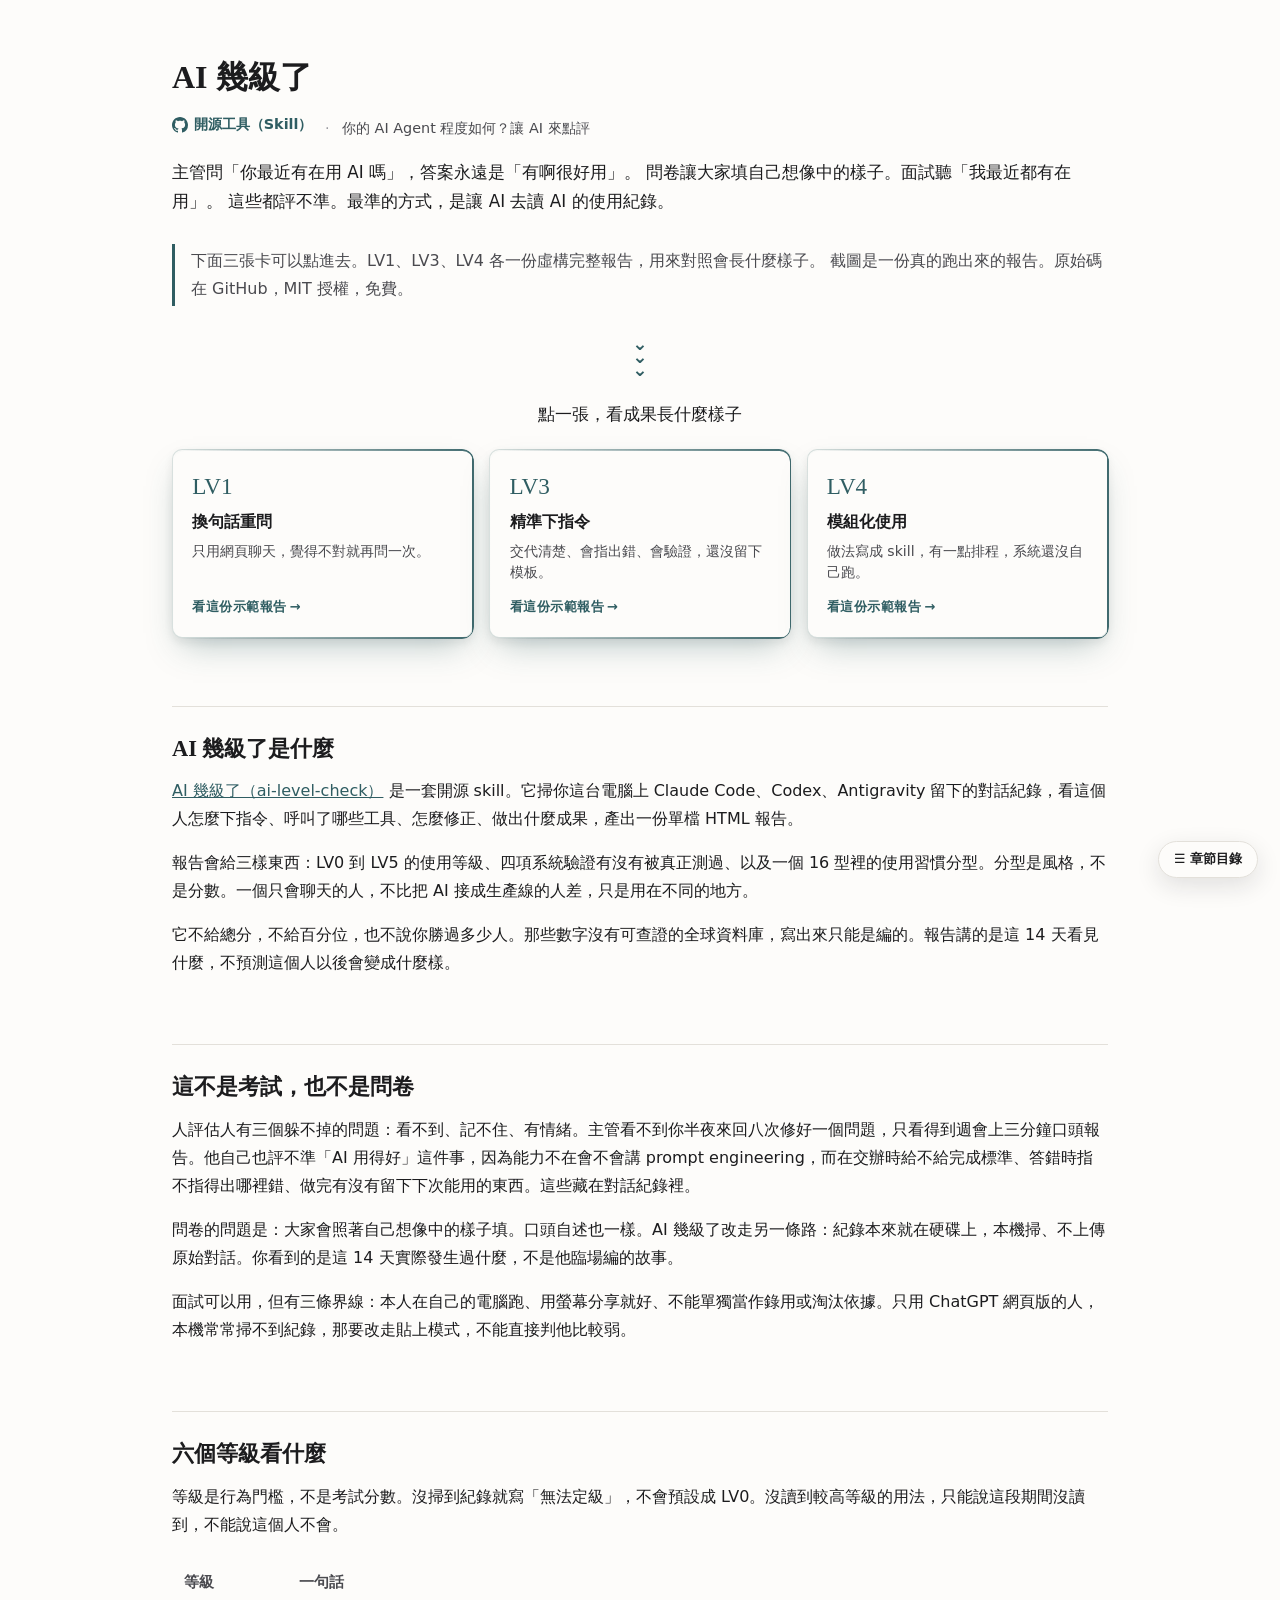
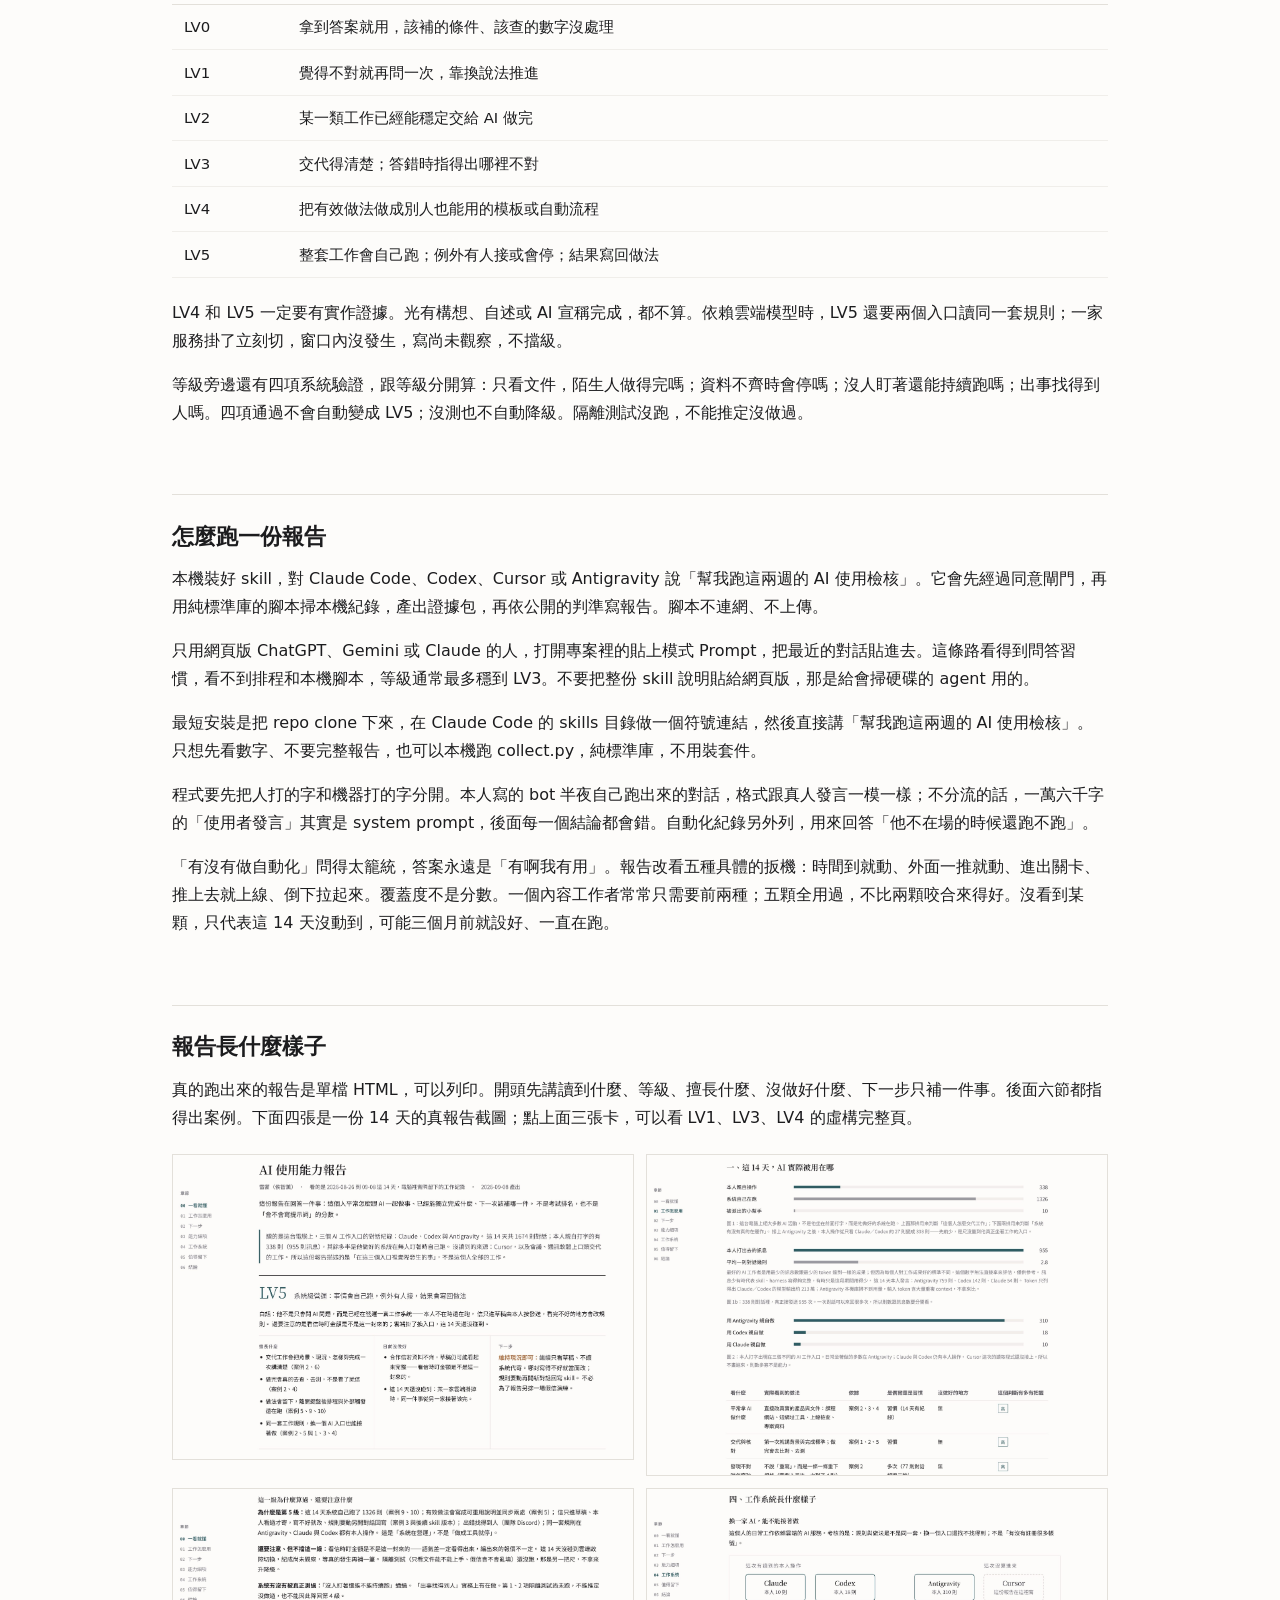
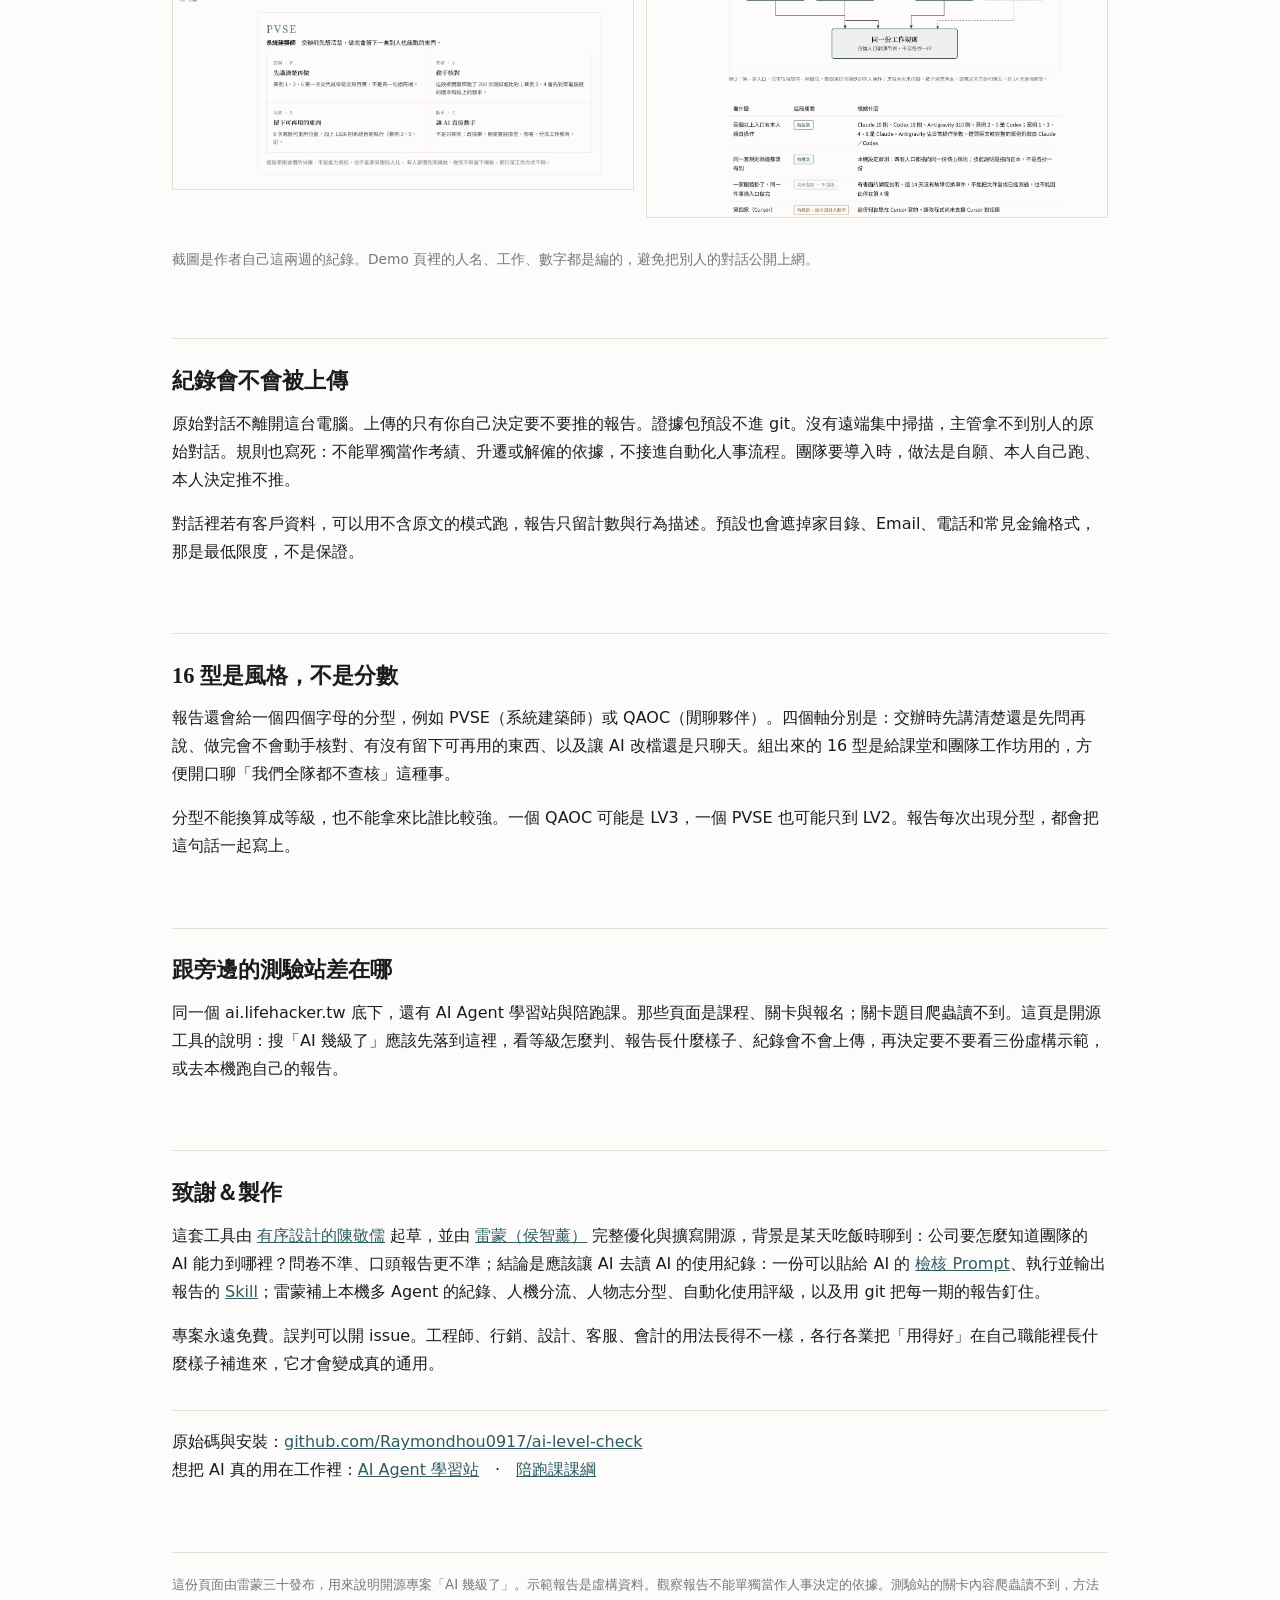
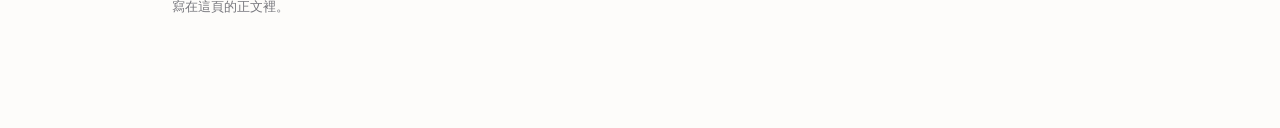
<file: docs/index.html>
<!DOCTYPE html>
<html lang="zh-Hant">
<head>
<meta charset="utf-8">
<meta name="viewport" content="width=device-width, initial-scale=1">
<meta name="robots" content="index,follow">
<meta name="ai-content-signal" content="search=yes, ai-input=yes, ai-train=yes">
<meta name="description" content="AI 幾級了：讓 AI 去讀你電腦裡的使用紀錄，產出有案例、可追溯的能力報告。開源、免費，不是問卷也不是排名。">
<title>AI 幾級了｜你的 AI Agent 程度如何</title>
<link rel="canonical" href="https://ai.lifehacker.tw/reports/ai-level-check-demo/">
<link rel="sitemap" type="application/xml" href="https://ai.lifehacker.tw/reports/ai-level-check-demo/sitemap.xml">
<meta property="og:type" content="website">
<meta property="og:locale" content="zh_TW">
<meta property="og:title" content="AI 幾級了｜你的 AI Agent 程度如何">
<meta property="og:description" content="掃本機 Claude Code、Codex、Antigravity 的對話紀錄，產出 LV0–LV5 報告。開源免費，不是問卷。">
<meta property="og:url" content="https://ai.lifehacker.tw/reports/ai-level-check-demo/">
<meta property="og:image" content="https://ai.lifehacker.tw/reports/ai-level-check-demo/screenshots/01-overview.jpg">
<meta property="og:site_name" content="雷蒙三十">
<meta name="author" content="侯智薰（雷蒙）">
<link rel="stylesheet" href="assets/report.css">
<script type="application/ld+json">
{
  "@context": "https://schema.org",
  "@graph": [
    {
      "@type": "WebPage",
      "@id": "https://ai.lifehacker.tw/reports/ai-level-check-demo/#webpage",
      "url": "https://ai.lifehacker.tw/reports/ai-level-check-demo/",
      "name": "AI 幾級了",
      "inLanguage": "zh-Hant-TW",
      "description": "讓 AI 讀本機使用紀錄，產出有證據的 AI 使用能力報告。",
      "isPartOf": { "@id": "https://ai.lifehacker.tw/#website" },
      "author": { "@id": "https://raymondhouch.com/#person" },
      "publisher": { "@id": "https://lifehacker.tw/#organization" },
      "datePublished": "2026-09-08",
      "dateModified": "2026-09-08T13:10+08:00"
    },
    {
      "@type": "SoftwareSourceCode",
      "name": "AI 幾級了 ai-level-check",
      "codeRepository": "https://github.com/Raymondhou0917/ai-level-check",
      "license": "https://opensource.org/licenses/MIT",
      "programmingLanguage": "Python",
      "author": { "@id": "https://raymondhouch.com/#person" }
    },
    {
      "@type": "WebSite",
      "@id": "https://ai.lifehacker.tw/#website",
      "name": "AI Agent 學習站",
      "url": "https://ai.lifehacker.tw/",
      "inLanguage": "zh-Hant-TW",
      "publisher": { "@id": "https://lifehacker.tw/#organization" }
    },
    {
      "@type": "Organization",
      "@id": "https://lifehacker.tw/#organization",
      "name": "雷蒙三十",
      "url": "https://lifehacker.tw/",
      "founder": { "@id": "https://raymondhouch.com/#person" }
    },
    {
      "@type": "Person",
      "@id": "https://raymondhouch.com/#person",
      "name": "侯智薰",
      "alternateName": ["雷蒙", "Raymond Hou"],
      "url": "https://raymondhouch.com/",
      "jobTitle": "創辦人／數位工作顧問",
      "sameAs": [
        "https://raymondhouch.com/",
        "https://github.com/Raymondhou0917",
        "https://www.youtube.com/c/yuiraymond",
        "https://www.facebook.com/raymondhou0917/",
        "https://www.instagram.com/yuiraymond/",
        "https://www.threads.net/@raymond0917"
      ]
    }
  ]
}
</script>
</head>
<body class="hub">
<button class="toc-btn" id="toc-btn" type="button">☰ 章節目錄</button>
<nav class="toc" id="toc" aria-label="示範與章節目錄">
  <div class="t">示範切換</div>
  <a class="demo current" href="index.html"><span class="tn">⌂</span>入口</a>
  <a class="demo" href="lv1.html"><span class="tn">1</span>Demo 1 · LV1</a>
  <a class="demo" href="lv3.html"><span class="tn">2</span>Demo 2 · LV3</a>
  <a class="demo" href="lv4.html"><span class="tn">3</span>Demo 3 · LV4</a>
  <div class="t">章節</div>
  <a href="#what"><span class="tn">01</span>是什麼</a>
  <a href="#not-a-test"><span class="tn">02</span>不是考試</a>
  <a href="#levels"><span class="tn">03</span>六個等級</a>
  <a href="#how"><span class="tn">04</span>怎麼跑</a>
  <a href="#look"><span class="tn">05</span>長什麼樣子</a>
  <a href="#privacy"><span class="tn">06</span>會不會上傳</a>
  <a href="#persona"><span class="tn">07</span>16 型</a>
  <a href="#vs-quiz"><span class="tn">08</span>跟測驗差在哪</a>
  <a href="#who"><span class="tn">09</span>致謝</a>
</nav>
<div class="wrap">
<header id="top">
  <h1>AI 幾級了</h1>
  <p class="meta">
    <a class="repo-link" href="https://github.com/Raymondhou0917/ai-level-check">
      <svg viewBox="0 0 16 16" width="16" height="16" aria-hidden="true"><path fill="currentColor" d="M8 0C3.58 0 0 3.58 0 8c0 3.54 2.29 6.53 5.47 7.59.4.07.55-.17.55-.38 0-.19-.01-.82-.01-1.49-2.01.37-2.53-.49-2.69-.94-.09-.23-.48-.94-.82-1.13-.28-.15-.68-.52-.01-.53.63-.01 1.08.58 1.23.82.72 1.21 1.87.87 2.33.66.07-.52.28-.87.51-1.07-1.78-.2-3.64-.89-3.64-3.95 0-.87.31-1.59.82-2.15-.08-.2-.36-1.02.08-2.12 0 0 .67-.21 2.2.82.64-.18 1.32-.27 2-.27s1.36.09 2 .27c1.53-1.04 2.2-.82 2.2-.82.44 1.1.16 1.92.08 2.12.51.56.82 1.27.82 2.15 0 3.07-1.87 3.75-3.65 3.95.29.25.54.73.54 1.48 0 1.07-.01 1.93-.01 2.2 0 .21.15.46.55.38A8.01 8.01 0 0 0 16 8c0-4.42-3.58-8-8-8"/></svg>
      開源工具（Skill）
    </a>
    <span class="meta-dot" aria-hidden="true">·</span>
    <span class="tagline">你的 AI Agent 程度如何？讓 AI 來點評</span>
  </p>
</header>

<p class="lede">
主管問「你最近有在用 AI 嗎」，答案永遠是「有啊很好用」。
問卷讓大家填自己想像中的樣子。面試聽「我最近都有在用」。
這些都評不準。最準的方式，是讓 AI 去讀 AI 的使用紀錄。
</p>

<p class="scope">
下面三張卡可以點進去。LV1、LV3、LV4 各一份虛構完整報告，用來對照會長什麼樣子。
截圖是一份真的跑出來的報告。原始碼在 GitHub，MIT 授權，免費。
</p>

<div class="demo-hint" aria-hidden="true">
  <span class="chevron-flow">⌄</span>
  <span class="chevron-flow" style="animation-delay:.18s">⌄</span>
  <span class="chevron-flow" style="animation-delay:.36s">⌄</span>
</div>
<p class="demo-lead">點一張，看成果長什麼樣子</p>
<div class="demo-cards" id="demos">
  <a class="card-lift" href="lv1.html">
    <p class="lv">LV1</p>
    <p class="name">換句話重問</p>
    <p>只用網頁聊天，覺得不對就再問一次。</p>
    <span class="go">看這份示範報告<span class="go-arrow">→</span></span>
  </a>
  <a class="card-lift" href="lv3.html">
    <p class="lv">LV3</p>
    <p class="name">精準下指令</p>
    <p>交代清楚、會指出錯、會驗證，還沒留下模板。</p>
    <span class="go">看這份示範報告<span class="go-arrow">→</span></span>
  </a>
  <a class="card-lift" href="lv4.html">
    <p class="lv">LV4</p>
    <p class="name">模組化使用</p>
    <p>做法寫成 skill，有一點排程，系統還沒自己跑。</p>
    <span class="go">看這份示範報告<span class="go-arrow">→</span></span>
  </a>
</div>

<h2 id="what">AI 幾級了是什麼</h2>
<p>
<a href="https://github.com/Raymondhou0917/ai-level-check">AI 幾級了（ai-level-check）</a> 是一套開源 skill。它掃你這台電腦上 Claude Code、Codex、Antigravity 留下的對話紀錄，看這個人怎麼下指令、呼叫了哪些工具、怎麼修正、做出什麼成果，產出一份單檔 HTML 報告。
</p>
<p>
報告會給三樣東西：LV0 到 LV5 的使用等級、四項系統驗證有沒有被真正測過、以及一個 16 型裡的使用習慣分型。分型是風格，不是分數。一個只會聊天的人，不比把 AI 接成生產線的人差，只是用在不同的地方。
</p>
<p>
它不給總分，不給百分位，也不說你勝過多少人。那些數字沒有可查證的全球資料庫，寫出來只能是編的。報告講的是這 14 天看見什麼，不預測這個人以後會變成什麼樣。
</p>

<h2 id="not-a-test">這不是考試，也不是問卷</h2>
<p>
人評估人有三個躲不掉的問題：看不到、記不住、有情緒。主管看不到你半夜來回八次修好一個問題，只看得到週會上三分鐘口頭報告。他自己也評不準「AI 用得好」這件事，因為能力不在會不會講 prompt engineering，而在交辦時給不給完成標準、答錯時指不指得出哪裡錯、做完有沒有留下下次能用的東西。這些藏在對話紀錄裡。
</p>
<p>
問卷的問題是：大家會照著自己想像中的樣子填。口頭自述也一樣。AI 幾級了改走另一條路：紀錄本來就在硬碟上，本機掃、不上傳原始對話。你看到的是這 14 天實際發生過什麼，不是他臨場編的故事。
</p>
<p>
面試可以用，但有三條界線：本人在自己的電腦跑、用螢幕分享就好、不能單獨當作錄用或淘汰依據。只用 ChatGPT 網頁版的人，本機常常掃不到紀錄，那要改走貼上模式，不能直接判他比較弱。
</p>

<h2 id="levels">六個等級看什麼</h2>
<p>
等級是行為門檻，不是考試分數。沒掃到紀錄就寫「無法定級」，不會預設成 LV0。沒讀到較高等級的用法，只能說這段期間沒讀到，不能說這個人不會。
</p>
<table>
<thead><tr><th>等級</th><th>一句話</th></tr></thead>
<tbody>
  <tr><td>LV0</td><td>拿到答案就用，該補的條件、該查的數字沒處理</td></tr>
  <tr><td>LV1</td><td>覺得不對就再問一次，靠換說法推進</td></tr>
  <tr><td>LV2</td><td>某一類工作已經能穩定交給 AI 做完</td></tr>
  <tr><td>LV3</td><td>交代得清楚；答錯時指得出哪裡不對</td></tr>
  <tr><td>LV4</td><td>把有效做法做成別人也能用的模板或自動流程</td></tr>
  <tr><td>LV5</td><td>整套工作會自己跑；例外有人接或會停；結果寫回做法</td></tr>
</tbody>
</table>
<p>
LV4 和 LV5 一定要有實作證據。光有構想、自述或 AI 宣稱完成，都不算。依賴雲端模型時，LV5 還要兩個入口讀同一套規則；一家服務掛了立刻切，窗口內沒發生，寫尚未觀察，不擋級。
</p>
<p>
等級旁邊還有四項系統驗證，跟等級分開算：只看文件，陌生人做得完嗎；資料不齊時會停嗎；沒人盯著還能持續跑嗎；出事找得到人嗎。四項通過不會自動變成 LV5；沒測也不自動降級。隔離測試沒跑，不能推定沒做過。
</p>

<h2 id="how">怎麼跑一份報告</h2>
<p>
本機裝好 skill，對 Claude Code、Codex、Cursor 或 Antigravity 說「幫我跑這兩週的 AI 使用檢核」。它會先經過同意閘門，再用純標準庫的腳本掃本機紀錄，產出證據包，再依公開的判準寫報告。腳本不連網、不上傳。
</p>
<p>
只用網頁版 ChatGPT、Gemini 或 Claude 的人，打開專案裡的貼上模式 Prompt，把最近的對話貼進去。這條路看得到問答習慣，看不到排程和本機腳本，等級通常最多穩到 LV3。不要把整份 skill 說明貼給網頁版，那是給會掃硬碟的 agent 用的。
</p>
<p>
最短安裝是把 repo clone 下來，在 Claude Code 的 skills 目錄做一個符號連結，然後直接講「幫我跑這兩週的 AI 使用檢核」。只想先看數字、不要完整報告，也可以本機跑 collect.py，純標準庫，不用裝套件。
</p>
<p>
程式要先把人打的字和機器打的字分開。本人寫的 bot 半夜自己跑出來的對話，格式跟真人發言一模一樣；不分流的話，一萬六千字的「使用者發言」其實是 system prompt，後面每一個結論都會錯。自動化紀錄另外列，用來回答「他不在場的時候還跑不跑」。
</p>
<p>
「有沒有做自動化」問得太籠統，答案永遠是「有啊我有用」。報告改看五種具體的扳機：時間到就動、外面一推就動、進出關卡、推上去就上線、倒下拉起來。覆蓋度不是分數。一個內容工作者常常只需要前兩種；五顆全用過，不比兩顆咬合來得好。沒看到某顆，只代表這 14 天沒動到，可能三個月前就設好、一直在跑。
</p>

<h2 id="look">報告長什麼樣子</h2>
<p>
真的跑出來的報告是單檔 HTML，可以列印。開頭先講讀到什麼、等級、擅長什麼、沒做好什麼、下一步只補一件事。後面六節都指得出案例。下面四張是一份 14 天的真報告截圖；點上面三張卡，可以看 LV1、LV3、LV4 的虛構完整頁。
</p>
<div class="shot-grid">
  <img src="screenshots/01-overview.jpg" alt="AI 幾級了報告總覽：等級、擅長什麼、沒做好、下一步">
  <img src="screenshots/02-usage.jpg" alt="這 14 天 AI 實際被用在哪：長條圖與做法表">
  <img src="screenshots/03-evaluation.jpg" alt="為什麼是這一級，以及使用習慣分型">
  <img src="screenshots/04-system.jpg" alt="同一套工作規則、多個 AI 入口的示意圖">
</div>
<p class="note">
截圖是作者自己這兩週的紀錄。Demo 頁裡的人名、工作、數字都是編的，避免把別人的對話公開上網。
</p>

<h2 id="privacy">紀錄會不會被上傳</h2>
<p>
原始對話不離開這台電腦。上傳的只有你自己決定要不要推的報告。證據包預設不進 git。沒有遠端集中掃描，主管拿不到別人的原始對話。規則也寫死：不能單獨當作考績、升遷或解僱的依據，不接進自動化人事流程。團隊要導入時，做法是自願、本人自己跑、本人決定推不推。
</p>
<p>
對話裡若有客戶資料，可以用不含原文的模式跑，報告只留計數與行為描述。預設也會遮掉家目錄、Email、電話和常見金鑰格式，那是最低限度，不是保證。
</p>

<h2 id="persona">16 型是風格，不是分數</h2>
<p>
報告還會給一個四個字母的分型，例如 PVSE（系統建築師）或 QAOC（閒聊夥伴）。四個軸分別是：交辦時先講清楚還是先問再說、做完會不會動手核對、有沒有留下可再用的東西、以及讓 AI 改檔還是只聊天。組出來的 16 型是給課堂和團隊工作坊用的，方便開口聊「我們全隊都不查核」這種事。
</p>
<p>
分型不能換算成等級，也不能拿來比誰比較強。一個 QAOC 可能是 LV3，一個 PVSE 也可能只到 LV2。報告每次出現分型，都會把這句話一起寫上。
</p>

<h2 id="vs-quiz">跟旁邊的測驗站差在哪</h2>
<p>
同一個 ai.lifehacker.tw 底下，還有 AI Agent 學習站與陪跑課。那些頁面是課程、關卡與報名；關卡題目爬蟲讀不到。這頁是開源工具的說明：搜「AI 幾級了」應該先落到這裡，看等級怎麼判、報告長什麼樣子、紀錄會不會上傳，再決定要不要看三份虛構示範，或去本機跑自己的報告。
</p>

<h2 id="who">致謝＆製作</h2>
<p>
這套工具由 <a href="https://www.inorder.studio/" rel="noopener">有序設計的陳敬儒</a> 起草，並由 <a href="https://raymondhouch.com/" rel="noopener">雷蒙（侯智薰）</a> 完整優化與擴寫開源，背景是某天吃飯時聊到：公司要怎麼知道團隊的 AI 能力到哪裡？問卷不準、口頭報告更不準；結論是應該讓 AI 去讀 AI 的使用紀錄：一份可以貼給 AI 的 <a href="https://inorders.notion.site/ai-prompt" rel="noopener">檢核 Prompt</a>、執行並輸出報告的 <a href="https://github.com/Raymondhou0917/ai-level-check">Skill</a>；雷蒙補上本機多 Agent 的紀錄、人機分流、人物志分型、自動化使用評級，以及用 git 把每一期的報告釘住。
</p>
<p>
專案永遠免費。誤判可以開 issue。工程師、行銷、設計、客服、會計的用法長得不一樣，各行各業把「用得好」在自己職能裡長什麼樣子補進來，它才會變成真的通用。
</p>

<div class="cta-row">
  <p>
    原始碼與安裝：<a href="https://github.com/Raymondhou0917/ai-level-check">github.com/Raymondhou0917/ai-level-check</a><br>
    想把 AI 真的用在工作裡：<a href="https://ai.lifehacker.tw/">AI Agent 學習站</a>　·　<a href="https://ai.lifehacker.tw/course/">陪跑課課綱</a>
  </p>
</div>

<footer class="site-footer">
  <p>這份頁面由雷蒙三十發布，用來說明開源專案「AI 幾級了」。示範報告是虛構資料。觀察報告不能單獨當作人事決定的依據。測驗站的關卡內容爬蟲讀不到，方法寫在這頁的正文裡。</p>
</footer>
</div>
<script src="assets/demo.js"></script>
</body>
</html>
</file>
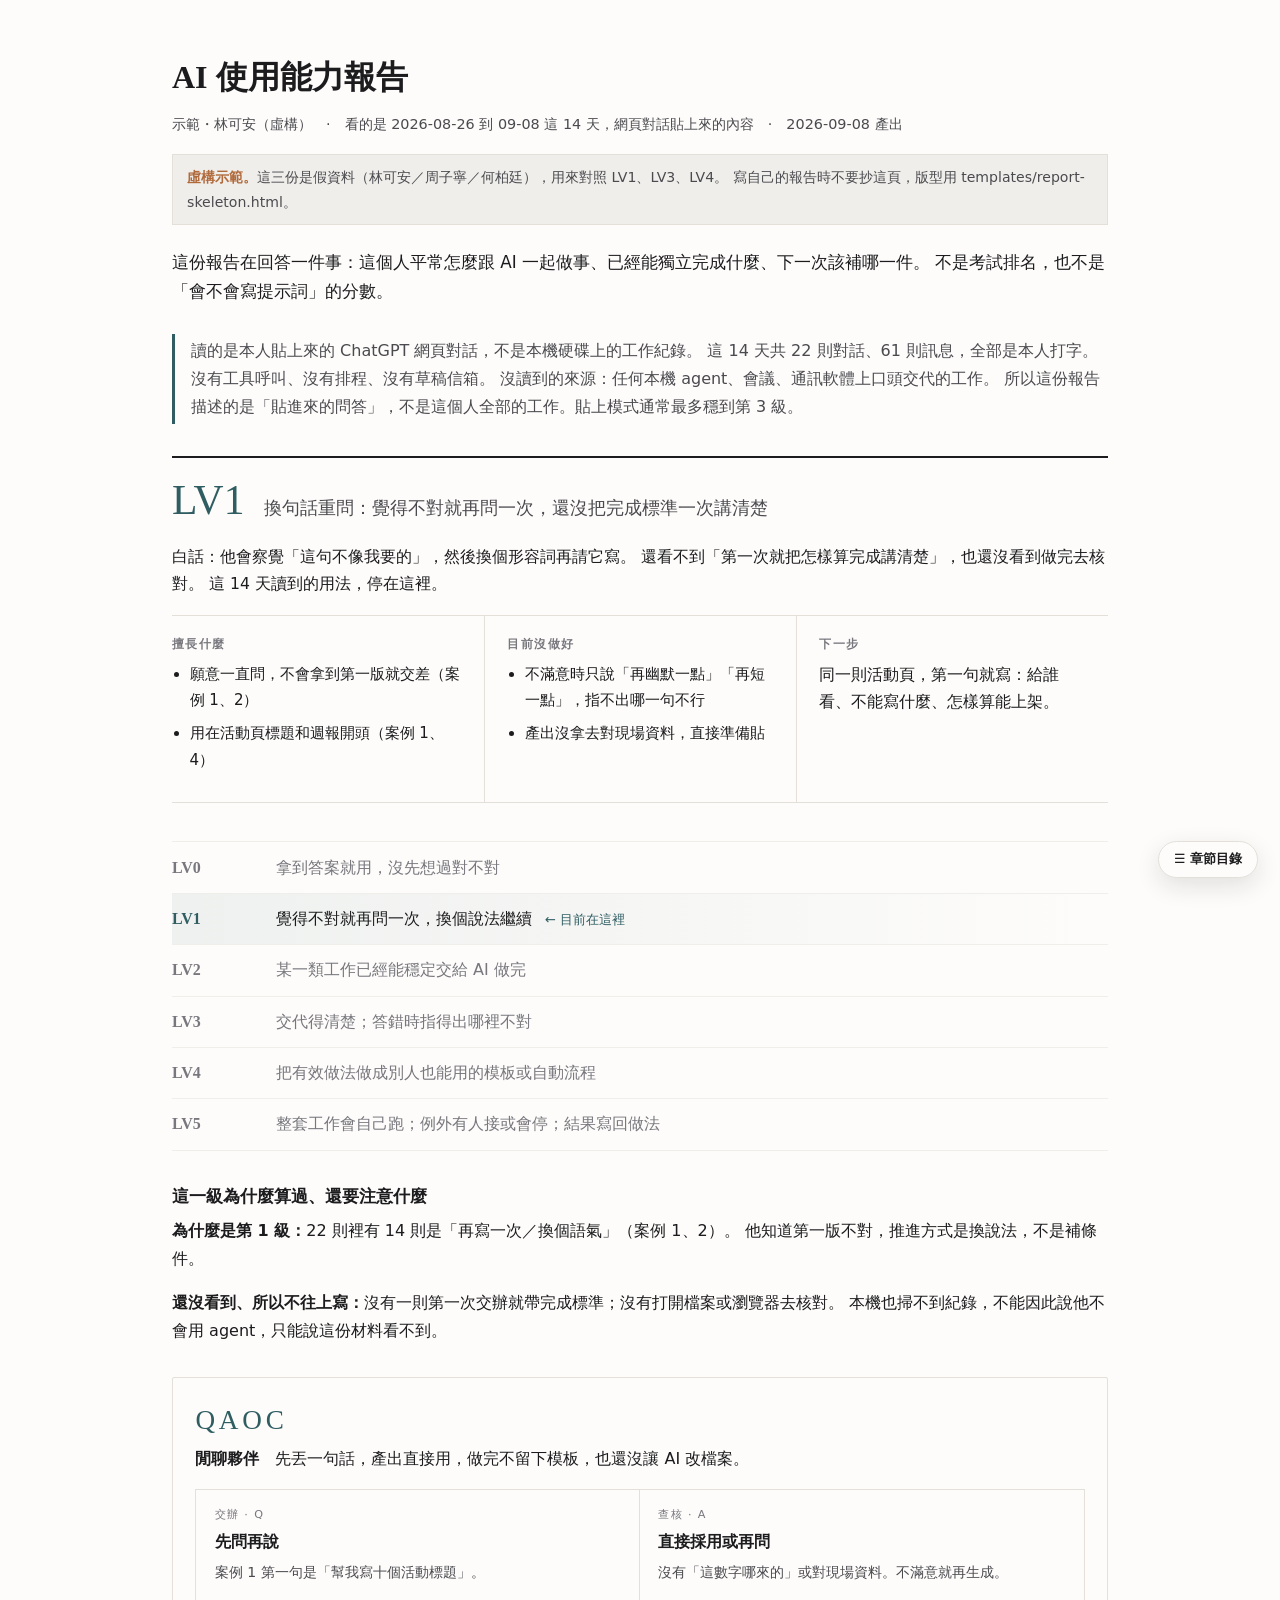
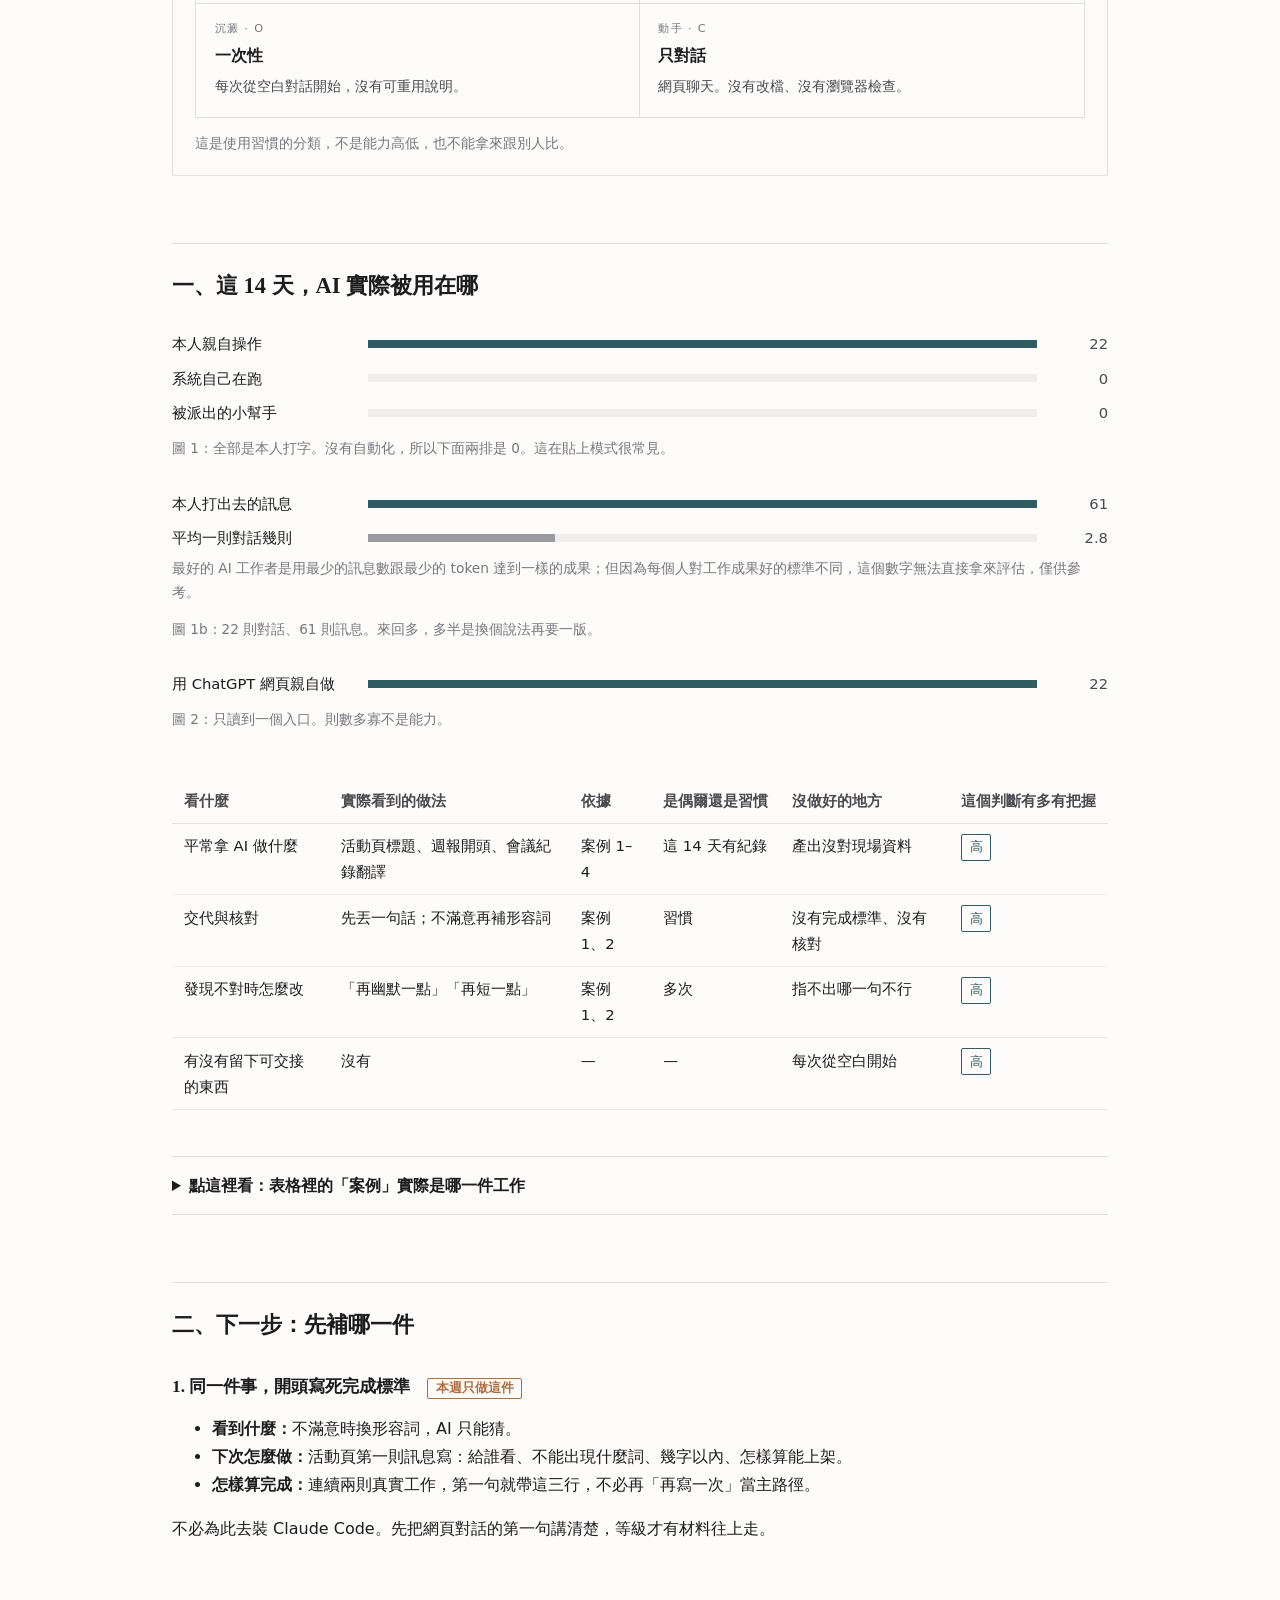
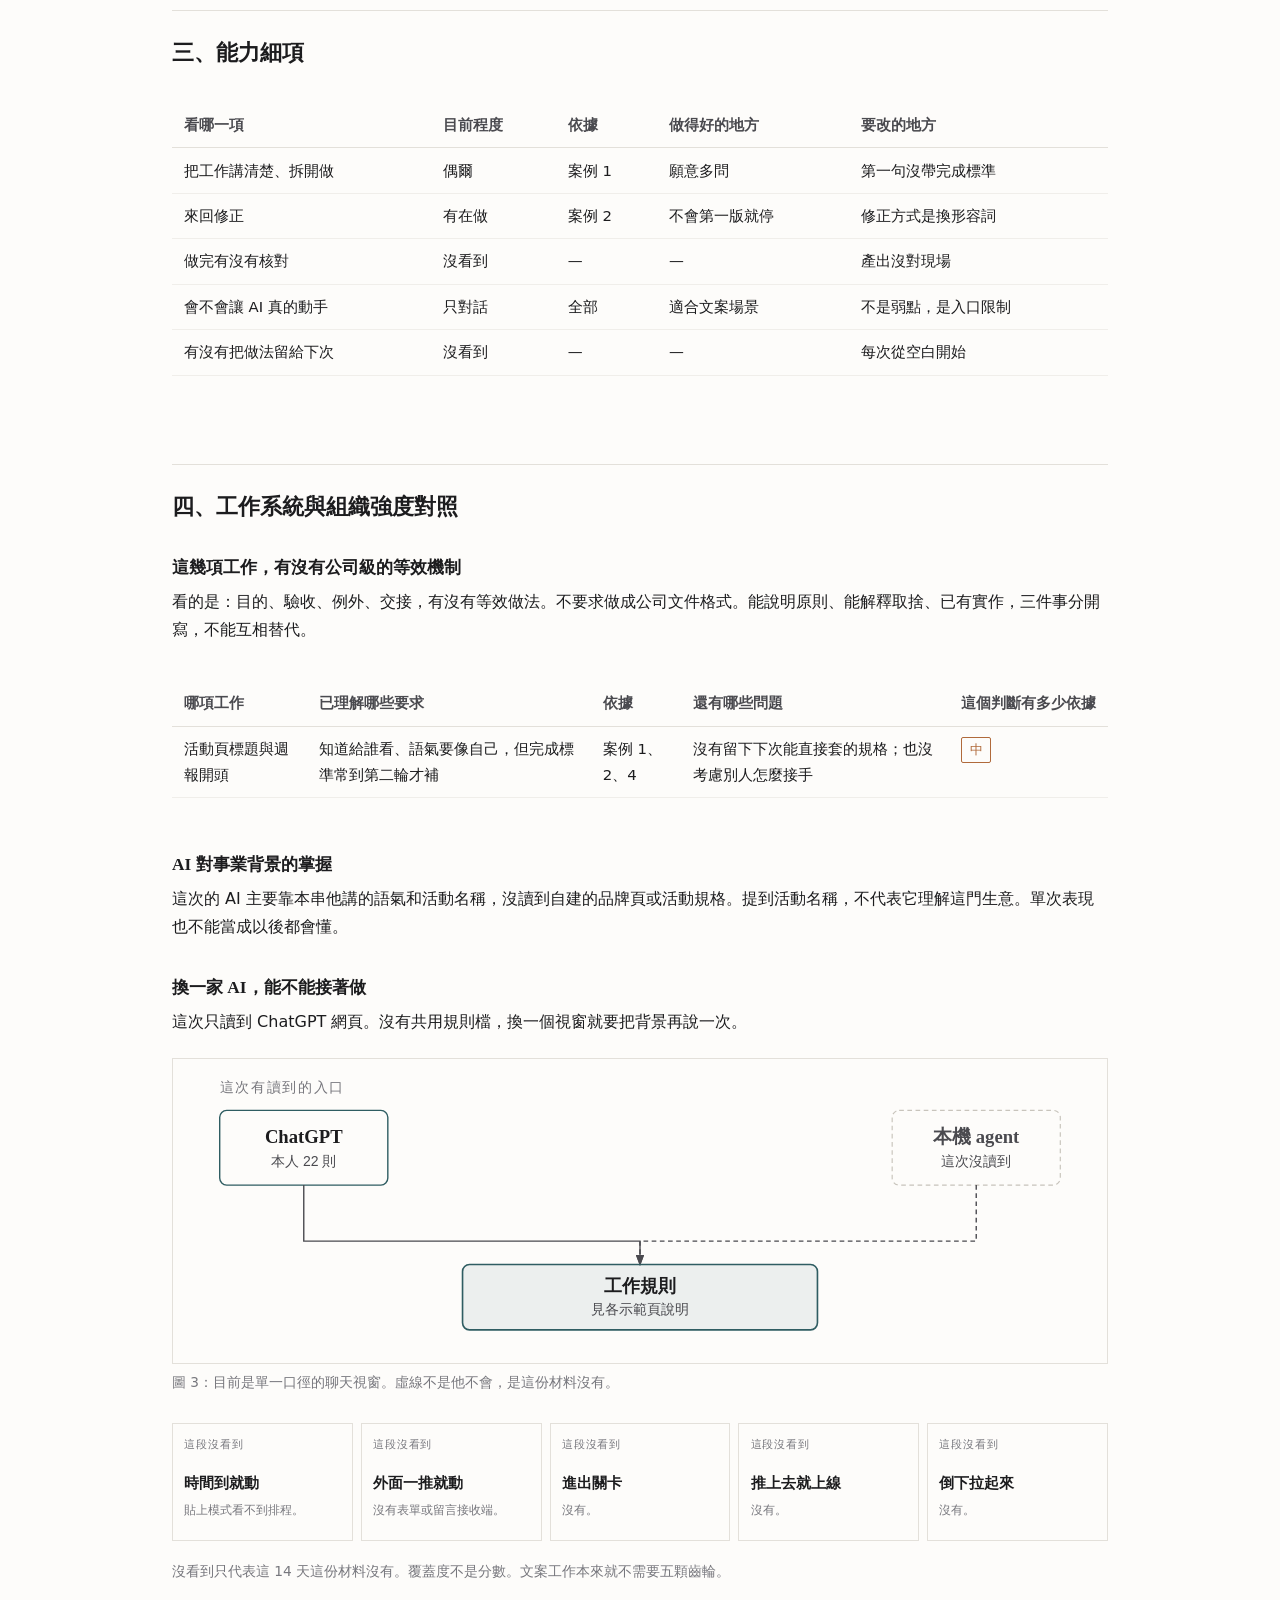
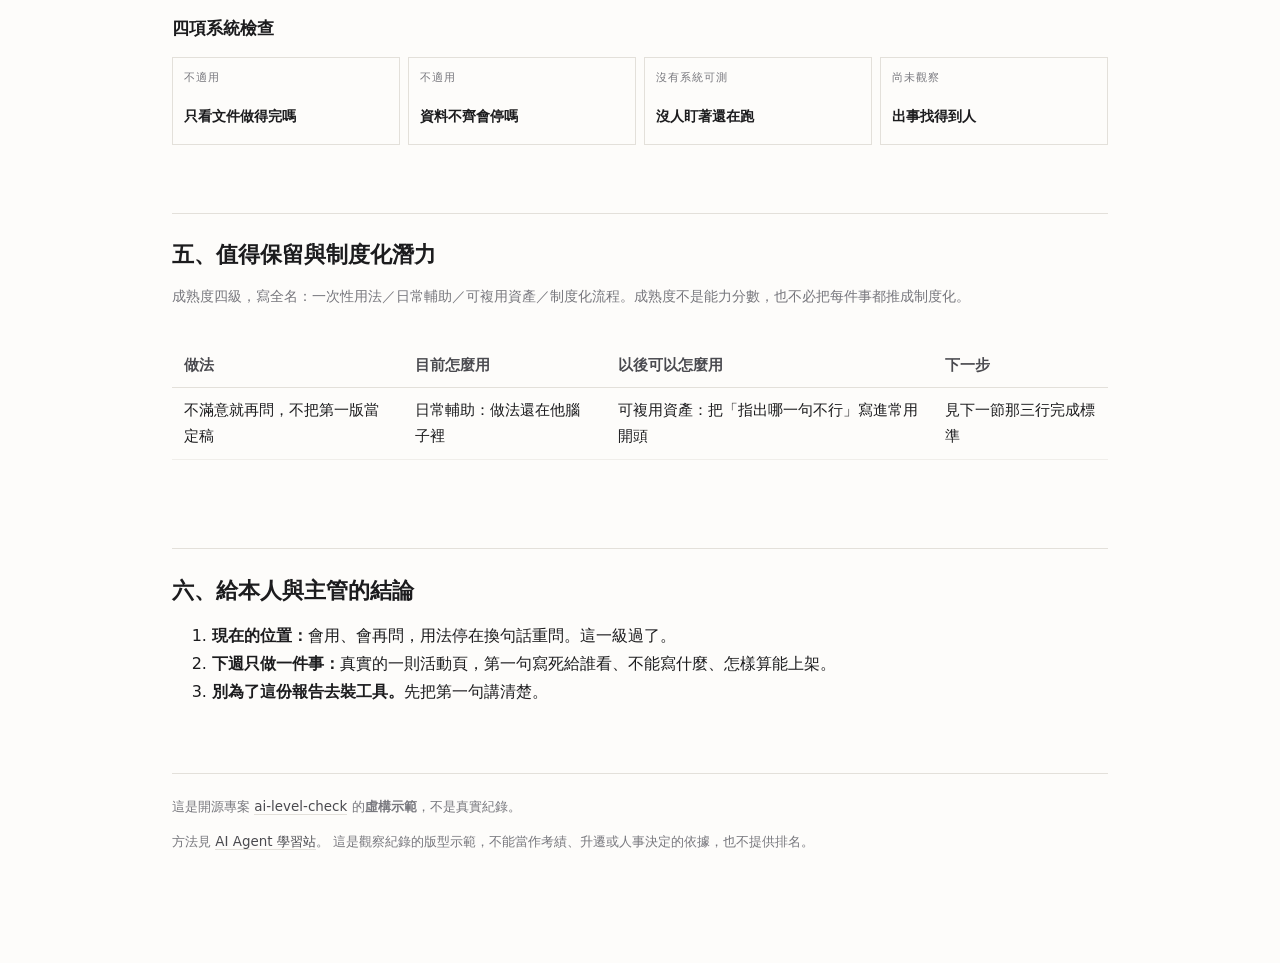
<file: docs/lv1.html>
<!DOCTYPE html>
<!-- FICTIONAL DEMO. Names 林可安／周子寧／何柏廷 and their cases are fake. Do NOT copy this HTML as a real person's report. Use templates/report-skeleton.html and the user's own evidence. -->
<html lang="zh-Hant">
<head>
<meta charset="utf-8">
<meta name="viewport" content="width=device-width, initial-scale=1">
<meta name="robots" content="index,follow">
<meta name="ai-content-signal" content="search=yes, ai-input=yes, ai-train=yes">
<meta name="description" content="虛構示範。只用網頁版聊天、覺得不對就再問一次時，AI 幾級了的報告會長這樣。">
<title>AI 幾級了示範｜LV1 換句話重問</title>
<link rel="canonical" href="https://ai.lifehacker.tw/reports/ai-level-check-demo/lv1.html">
<meta property="og:type" content="website">
<meta property="og:locale" content="zh_TW">
<meta property="og:title" content="AI 幾級了示範｜LV1 換句話重問">
<meta property="og:description" content="虛構示範。只用網頁版聊天、覺得不對就再問一次時，AI 幾級了的報告會長這樣。">
<meta property="og:url" content="https://ai.lifehacker.tw/reports/ai-level-check-demo/lv1.html">
<meta property="og:image" content="https://ai.lifehacker.tw/reports/ai-level-check-demo/screenshots/01-overview.jpg">
<link rel="stylesheet" href="assets/report.css">
</head>
<body>
<button class="toc-btn" id="toc-btn" type="button">☰ 章節目錄</button>
<nav class="toc" id="toc" aria-label="示範與章節目錄">
  <div class="t">示範切換</div>
    <a class="demo" href="index.html"><span class="tn">⌂</span>入口</a>
  <a class="demo current" href="lv1.html"><span class="tn">1</span>Demo 1 · LV1</a>
  <a class="demo" href="lv3.html"><span class="tn">2</span>Demo 2 · LV3</a>
  <a class="demo" href="lv4.html"><span class="tn">3</span>Demo 3 · LV4</a>
  <div class="t">章節</div>
  <a href="#s0"><span class="tn">00</span>一看就懂</a>
  <a href="#s1"><span class="tn">01</span>工作怎麼用</a>
  <a href="#s2"><span class="tn">02</span>下一步</a>
  <a href="#s3"><span class="tn">03</span>能力細項</a>
  <a href="#s4"><span class="tn">04</span>工作系統</a>
  <a href="#s5"><span class="tn">05</span>制度化潛力</a>
  <a href="#s6"><span class="tn">06</span>結論</a>
</nav>
<div class="wrap">

<header id="s0">
  <h1>AI 使用能力報告</h1>
  <p class="meta">示範・林可安（虛構）　·　看的是 2026-08-26 到 09-08 這 14 天，網頁對話貼上來的內容　·　2026-09-08 產出</p>
</header>
<p class="demo-banner">
  <b>虛構示範。</b>這三份是假資料（林可安／周子寧／何柏廷），用來對照 LV1、LV3、LV4。
  寫自己的報告時不要抄這頁，版型用 templates/report-skeleton.html。
</p>
<p class="lede">
這份報告在回答一件事：這個人平常怎麼跟 AI 一起做事、已經能獨立完成什麼、下一次該補哪一件。
不是考試排名，也不是「會不會寫提示詞」的分數。
</p>
<p class="scope">
讀的是本人貼上來的 ChatGPT 網頁對話，不是本機硬碟上的工作紀錄。
這 14 天共 22 則對話、61 則訊息，全部是本人打字。沒有工具呼叫、沒有排程、沒有草稿信箱。
沒讀到的來源：任何本機 agent、會議、通訊軟體上口頭交代的工作。
所以這份報告描述的是「貼進來的問答」，不是這個人全部的工作。貼上模式通常最多穩到第 3 級。
</p>
<div class="verdict">
  <span class="lv">LV1</span>
  <span class="name">換句話重問：覺得不對就再問一次，還沒把完成標準一次講清楚</span>
  <p class="gap">
    白話：他會察覺「這句不像我要的」，然後換個形容詞再請它寫。
    還看不到「第一次就把怎樣算完成講清楚」，也還沒看到做完去核對。
    這 14 天讀到的用法，停在這裡。
  </p>
</div>
<div class="glance">
  <section>
    <h3>擅長什麼</h3>
    <ul>
      <li>願意一直問，不會拿到第一版就交差（案例 1、2）</li>
      <li>用在活動頁標題和週報開頭（案例 1、4）</li>
    </ul>
  </section>
  <section>
    <h3>目前沒做好</h3>
    <ul>
      <li>不滿意時只說「再幽默一點」「再短一點」，指不出哪一句不行</li>
      <li>產出沒拿去對現場資料，直接準備貼</li>
    </ul>
  </section>
  <section>
    <h3>下一步</h3>
    <p class="do">
      同一則活動頁，第一句就寫：給誰看、不能寫什麼、怎樣算能上架。
    </p>
  </section>
</div>
<ol class="ladder">
  <li><b>LV0</b><span>拿到答案就用，沒先想過對不對</span></li>
  <li class="on"><b>LV1</b><span>覺得不對就再問一次，換個說法繼續</span></li>
  <li><b>LV2</b><span>某一類工作已經能穩定交給 AI 做完</span></li>
  <li><b>LV3</b><span>交代得清楚；答錯時指得出哪裡不對</span></li>
  <li><b>LV4</b><span>把有效做法做成別人也能用的模板或自動流程</span></li>
  <li><b>LV5</b><span>整套工作會自己跑；例外有人接或會停；結果寫回做法</span></li>
</ol>
<h3>這一級為什麼算過、還要注意什麼</h3>
<p>
<strong>為什麼是第 1 級：</strong>22 則裡有 14 則是「再寫一次／換個語氣」（案例 1、2）。
他知道第一版不對，推進方式是換說法，不是補條件。
</p>
<p>
<strong>還沒看到、所以不往上寫：</strong>沒有一則第一次交辦就帶完成標準；沒有打開檔案或瀏覽器去核對。
本機也掃不到紀錄，不能因此說他不會用 agent，只能說這份材料看不到。
</p>
<div class="persona">
  <div class="code">QAOC</div>
  <p><strong>閒聊夥伴</strong>　先丟一句話，產出直接用，做完不留下模板，也還沒讓 AI 改檔案。</p>
  <div class="bento-axes">
    <article>
      <p class="k">交辦 · Q</p>
      <h4>先問再說</h4>
      <p>案例 1 第一句是「幫我寫十個活動標題」。</p>
    </article>
    <article>
      <p class="k">查核 · A</p>
      <h4>直接採用或再問</h4>
      <p>沒有「這數字哪來的」或對現場資料。不滿意就再生成。</p>
    </article>
    <article>
      <p class="k">沉澱 · O</p>
      <h4>一次性</h4>
      <p>每次從空白對話開始，沒有可重用說明。</p>
    </article>
    <article>
      <p class="k">動手 · C</p>
      <h4>只對話</h4>
      <p>網頁聊天。沒有改檔、沒有瀏覽器檢查。</p>
    </article>
  </div>
  <p class="disclaimer">這是使用習慣的分類，不是能力高低，也不能拿來跟別人比。</p>
</div>

<h2 id="s1">一、這 14 天，AI 實際被用在哪</h2>
<figure>
  <ul class="bars">
    <li><span>本人親自操作</span><span class="track"><span class="fill" style="width:100%"></span></span><span class="v">22</span></li>
    <li><span>系統自己在跑</span><span class="track"><span class="fill dim" style="width:0%"></span></span><span class="v">0</span></li>
    <li><span>被派出的小幫手</span><span class="track"><span class="fill dim" style="width:0%"></span></span><span class="v">0</span></li>
  </ul>
  <figcaption>圖 1：全部是本人打字。沒有自動化，所以下面兩排是 0。這在貼上模式很常見。</figcaption>
</figure>
<figure>
  <ul class="bars">
    <li><span>本人打出去的訊息</span><span class="track"><span class="fill" style="width:100%"></span></span><span class="v">61</span></li>
    <li><span>平均一則對話幾則</span><span class="track"><span class="fill dim" style="width:28%"></span></span><span class="v">2.8</span></li>
  </ul>
  <p class="note">最好的 AI 工作者是用最少的訊息數跟最少的 token 達到一樣的成果；但因為每個人對工作成果好的標準不同，這個數字無法直接拿來評估，僅供參考。</p>
  <figcaption>圖 1b：22 則對話、61 則訊息。來回多，多半是換個說法再要一版。</figcaption>
</figure>
<figure>
  <ul class="bars">
    <li><span>用 ChatGPT 網頁親自做</span><span class="track"><span class="fill" style="width:100%"></span></span><span class="v">22</span></li>
  </ul>
  <figcaption>圖 2：只讀到一個入口。則數多寡不是能力。</figcaption>
</figure>
<div class="scroll wide">
<table>
<thead><tr>
  <th>看什麼</th><th>實際看到的做法</th><th>依據</th>
  <th>是偶爾還是習慣</th><th>沒做好的地方</th><th>這個判斷有多有把握</th>
</tr></thead>
<tbody>
  <tr>
    <td>平常拿 AI 做什麼</td>
    <td>活動頁標題、週報開頭、會議紀錄翻譯</td>
    <td>案例 1–4</td>
    <td>這 14 天有紀錄</td>
    <td>產出沒對現場資料</td>
    <td><span class="tag high">高</span></td>
  </tr>
  <tr>
    <td>交代與核對</td>
    <td>先丟一句話；不滿意再補形容詞</td>
    <td>案例 1、2</td>
    <td>習慣</td>
    <td>沒有完成標準、沒有核對</td>
    <td><span class="tag high">高</span></td>
  </tr>
  <tr>
    <td>發現不對時怎麼改</td>
    <td>「再幽默一點」「再短一點」</td>
    <td>案例 1、2</td>
    <td>多次</td>
    <td>指不出哪一句不行</td>
    <td><span class="tag high">高</span></td>
  </tr>
  <tr>
    <td>有沒有留下可交接的東西</td>
    <td>沒有</td>
    <td>—</td>
    <td>—</td>
    <td>每次從空白開始</td>
    <td><span class="tag high">高</span></td>
  </tr>
</tbody>
</table>
</div>
<details class="cases" id="cases">
  <summary>點這裡看：表格裡的「案例」實際是哪一件工作</summary>
  <p class="note">以下是虛構示範。真實報告會放這段期間電腦裡留下的對話標題。</p>
  <div class="scroll">
  <table class="case-table">
    <thead><tr><th class="n">#</th><th>這件工作</th><th>誰在做</th><th>入口</th><th>日期</th></tr></thead>
    <tbody>
      <tr><td colspan="5" class="g">本人親自操作</td></tr>
      <tr><td class="n">1</td><td>請它寫十個社群活動標題</td><td class="who">本人</td><td class="src">ChatGPT 網頁</td><td class="dt">08-27</td></tr>
      <tr><td class="n">2</td><td>覺得不夠幽默，再說一次「再活一點」</td><td class="who">本人</td><td class="src">ChatGPT 網頁</td><td class="dt">08-27</td></tr>
      <tr><td class="n">3</td><td>把會議紀錄翻成對外短訊</td><td class="who">本人</td><td class="src">ChatGPT 網頁</td><td class="dt">09-02</td></tr>
      <tr><td class="n">4</td><td>請它幫想週報開頭兩段</td><td class="who">本人</td><td class="src">ChatGPT 網頁</td><td class="dt">09-06</td></tr>
    </tbody>
  </table>
  </div>
</details>

<h2 id="s2">二、下一步：先補哪一件</h2>
<h3>1. 同一件事，開頭寫死完成標準　<span class="tag warn">本週只做這件</span></h3>
<ul>
  <li><strong>看到什麼：</strong>不滿意時換形容詞，AI 只能猜。</li>
  <li><strong>下次怎麼做：</strong>活動頁第一則訊息寫：給誰看、不能出現什麼詞、幾字以內、怎樣算能上架。</li>
  <li><strong>怎樣算完成：</strong>連續兩則真實工作，第一句就帶這三行，不必再「再寫一次」當主路徑。</li>
</ul>
<p>不必為此去裝 Claude Code。先把網頁對話的第一句講清楚，等級才有材料往上走。</p>

<h2 id="s3">三、能力細項</h2>
<div class="scroll wide">
<table>
<thead><tr><th>看哪一項</th><th>目前程度</th><th>依據</th><th>做得好的地方</th><th>要改的地方</th></tr></thead>
<tbody>
  <tr><td>把工作講清楚、拆開做</td><td>偶爾</td><td>案例 1</td><td>願意多問</td><td>第一句沒帶完成標準</td></tr>
  <tr><td>來回修正</td><td>有在做</td><td>案例 2</td><td>不會第一版就停</td><td>修正方式是換形容詞</td></tr>
  <tr><td>做完有沒有核對</td><td>沒看到</td><td>—</td><td>—</td><td>產出沒對現場</td></tr>
  <tr><td>會不會讓 AI 真的動手</td><td>只對話</td><td>全部</td><td>適合文案場景</td><td>不是弱點，是入口限制</td></tr>
  <tr><td>有沒有把做法留給下次</td><td>沒看到</td><td>—</td><td>—</td><td>每次從空白開始</td></tr>
</tbody>
</table>
</div>

<h2 id="s4">四、工作系統與組織強度對照</h2>
<h3>這幾項工作，有沒有公司級的等效機制</h3>
<p>看的是：目的、驗收、例外、交接，有沒有等效做法。不要求做成公司文件格式。能說明原則、能解釋取捨、已有實作，三件事分開寫，不能互相替代。</p>
<div class="scroll wide">
<table>
<thead><tr><th>哪項工作</th><th>已理解哪些要求</th><th>依據</th><th>還有哪些問題</th><th>這個判斷有多少依據</th></tr></thead>
<tbody>
  <tr><td>活動頁標題與週報開頭</td><td>知道給誰看、語氣要像自己，但完成標準常到第二輪才補</td><td>案例 1、2、4</td><td>沒有留下下次能直接套的規格；也沒考慮別人怎麼接手</td><td><span class="tag warn">中</span></td></tr>
</tbody>
</table>
</div>

<h3>AI 對事業背景的掌握</h3>
<p>這次的 AI 主要靠本串他講的語氣和活動名稱，沒讀到自建的品牌頁或活動規格。提到活動名稱，不代表它理解這門生意。單次表現也不能當成以後都會懂。</p>

<h3>換一家 AI，能不能接著做</h3>
<p>這次只讀到 ChatGPT 網頁。沒有共用規則檔，換一個視窗就要把背景再說一次。</p>
<figure class="viz">
  <svg class="diag" viewBox="0 0 800 260" role="img">
    <defs>
      <marker id="a" markerWidth="8" markerHeight="6" refX="7" refY="3" orient="auto">
        <polygon points="0 0, 8 3, 0 6" fill="#4a4a4f"/>
      </marker>
    </defs>
    <text x="40" y="28" fill="#77777d" font-size="12" font-family="Noto Sans TC, PingFang TC, sans-serif" letter-spacing="0.12em">這次有讀到的入口</text>
    <rect x="40" y="44" width="144" height="64" rx="6" fill="#fdfcfa" stroke="#2f5d62" stroke-width="1.2"/>
    <text x="112" y="72" text-anchor="middle" fill="#1c1c1e" font-size="16" font-weight="600" font-family="Noto Serif TC, Songti TC, serif">ChatGPT</text>
    <text x="112" y="92" text-anchor="middle" fill="#4a4a4f" font-size="12" font-family="Noto Sans TC, PingFang TC, sans-serif">本人 22 則</text>
    <path d="M 112,108 V 156 H 400 V 176" fill="none" stroke="#4a4a4f" stroke-width="1.2" marker-end="url(#a)"/>
    <rect x="616" y="44" width="144" height="64" rx="6" fill="#fdfcfa" stroke="#c8c4bc" stroke-width="1" stroke-dasharray="4,3"/>
    <text x="688" y="72" text-anchor="middle" fill="#4a4a4f" font-size="16" font-weight="600" font-family="Noto Serif TC, Songti TC, serif">本機 agent</text>
    <text x="688" y="92" text-anchor="middle" fill="#4a4a4f" font-size="12" font-family="Noto Sans TC, PingFang TC, sans-serif">這次沒讀到</text>
    <path d="M 688,108 V 156 H 400 V 176" fill="none" stroke="#4a4a4f" stroke-width="1.2" stroke-dasharray="4,3" marker-end="url(#a)"/>
    <rect x="248" y="176" width="304" height="56" rx="6" fill="rgba(47,93,98,0.08)" stroke="#2f5d62" stroke-width="1.4"/>
    <text x="400" y="200" text-anchor="middle" fill="#1c1c1e" font-size="15" font-weight="600" font-family="Noto Serif TC, Songti TC, serif">工作規則</text>
    <text x="400" y="218" text-anchor="middle" fill="#4a4a4f" font-size="12" font-family="Noto Sans TC, PingFang TC, sans-serif">見各示範頁說明</text>
  </svg>
  <figcaption>圖 3：目前是單一口徑的聊天視窗。虛線不是他不會，是這份材料沒有。</figcaption>
</figure>
<div class="gear-row">
  <div class="gear">
    <p class="st">這段沒看到</p>
    <h4>時間到就動</h4>
    <p>貼上模式看不到排程。</p>
  </div>
  <div class="gear">
    <p class="st">這段沒看到</p>
    <h4>外面一推就動</h4>
    <p>沒有表單或留言接收端。</p>
  </div>
  <div class="gear">
    <p class="st">這段沒看到</p>
    <h4>進出關卡</h4>
    <p>沒有。</p>
  </div>
  <div class="gear">
    <p class="st">這段沒看到</p>
    <h4>推上去就上線</h4>
    <p>沒有。</p>
  </div>
  <div class="gear">
    <p class="st">這段沒看到</p>
    <h4>倒下拉起來</h4>
    <p>沒有。</p>
  </div>
</div>
<p class="note">沒看到只代表這 14 天這份材料沒有。覆蓋度不是分數。文案工作本來就不需要五顆齒輪。</p>
<h3>四項系統檢查</h3>
<div class="check-row">
  <div class="check">
    <p class="st">不適用</p>
    <h4>只看文件做得完嗎</h4>
  </div>
  <div class="check">
    <p class="st">不適用</p>
    <h4>資料不齊會停嗎</h4>
  </div>
  <div class="check">
    <p class="st">沒有系統可測</p>
    <h4>沒人盯著還在跑</h4>
  </div>
  <div class="check">
    <p class="st">尚未觀察</p>
    <h4>出事找得到人</h4>
  </div>
</div>

<h2 id="s5">五、值得保留與制度化潛力</h2>
<p class="note">成熟度四級，寫全名：一次性用法／日常輔助／可複用資產／制度化流程。成熟度不是能力分數，也不必把每件事都推成制度化。</p>

<div class="scroll">
<table>
<thead><tr><th>做法</th><th>目前怎麼用</th><th>以後可以怎麼用</th><th>下一步</th></tr></thead>
<tbody>
  <tr>
    <td>不滿意就再問，不把第一版當定稿</td>
    <td>日常輔助：做法還在他腦子裡</td>
    <td>可複用資產：把「指出哪一句不行」寫進常用開頭</td>
    <td>見下一節那三行完成標準</td>
  </tr>
</tbody>
</table>
</div>

<h2 id="s6">六、給本人與主管的結論</h2>
<ol>
  <li><strong>現在的位置：</strong>會用、會再問，用法停在換句話重問。這一級過了。</li>
  <li><strong>下週只做一件事：</strong>真實的一則活動頁，第一句寫死給誰看、不能寫什麼、怎樣算能上架。</li>
  <li><strong>別為了這份報告去裝工具。</strong>先把第一句講清楚。</li>
</ol>

<footer class="site-footer">
  <p>
    這是開源專案
    <a href="https://github.com/Raymondhou0917/ai-level-check">ai-level-check</a>
    的<strong>虛構示範</strong>，不是真實紀錄。
  </p>
  <p>
    方法見
    <a href="https://ai.lifehacker.tw/">AI Agent 學習站</a>。
    這是觀察紀錄的版型示範，不能當作考績、升遷或人事決定的依據，也不提供排名。
  </p>
</footer>
</div>
<script src="assets/demo.js"></script>
</body>
</html>
</file>
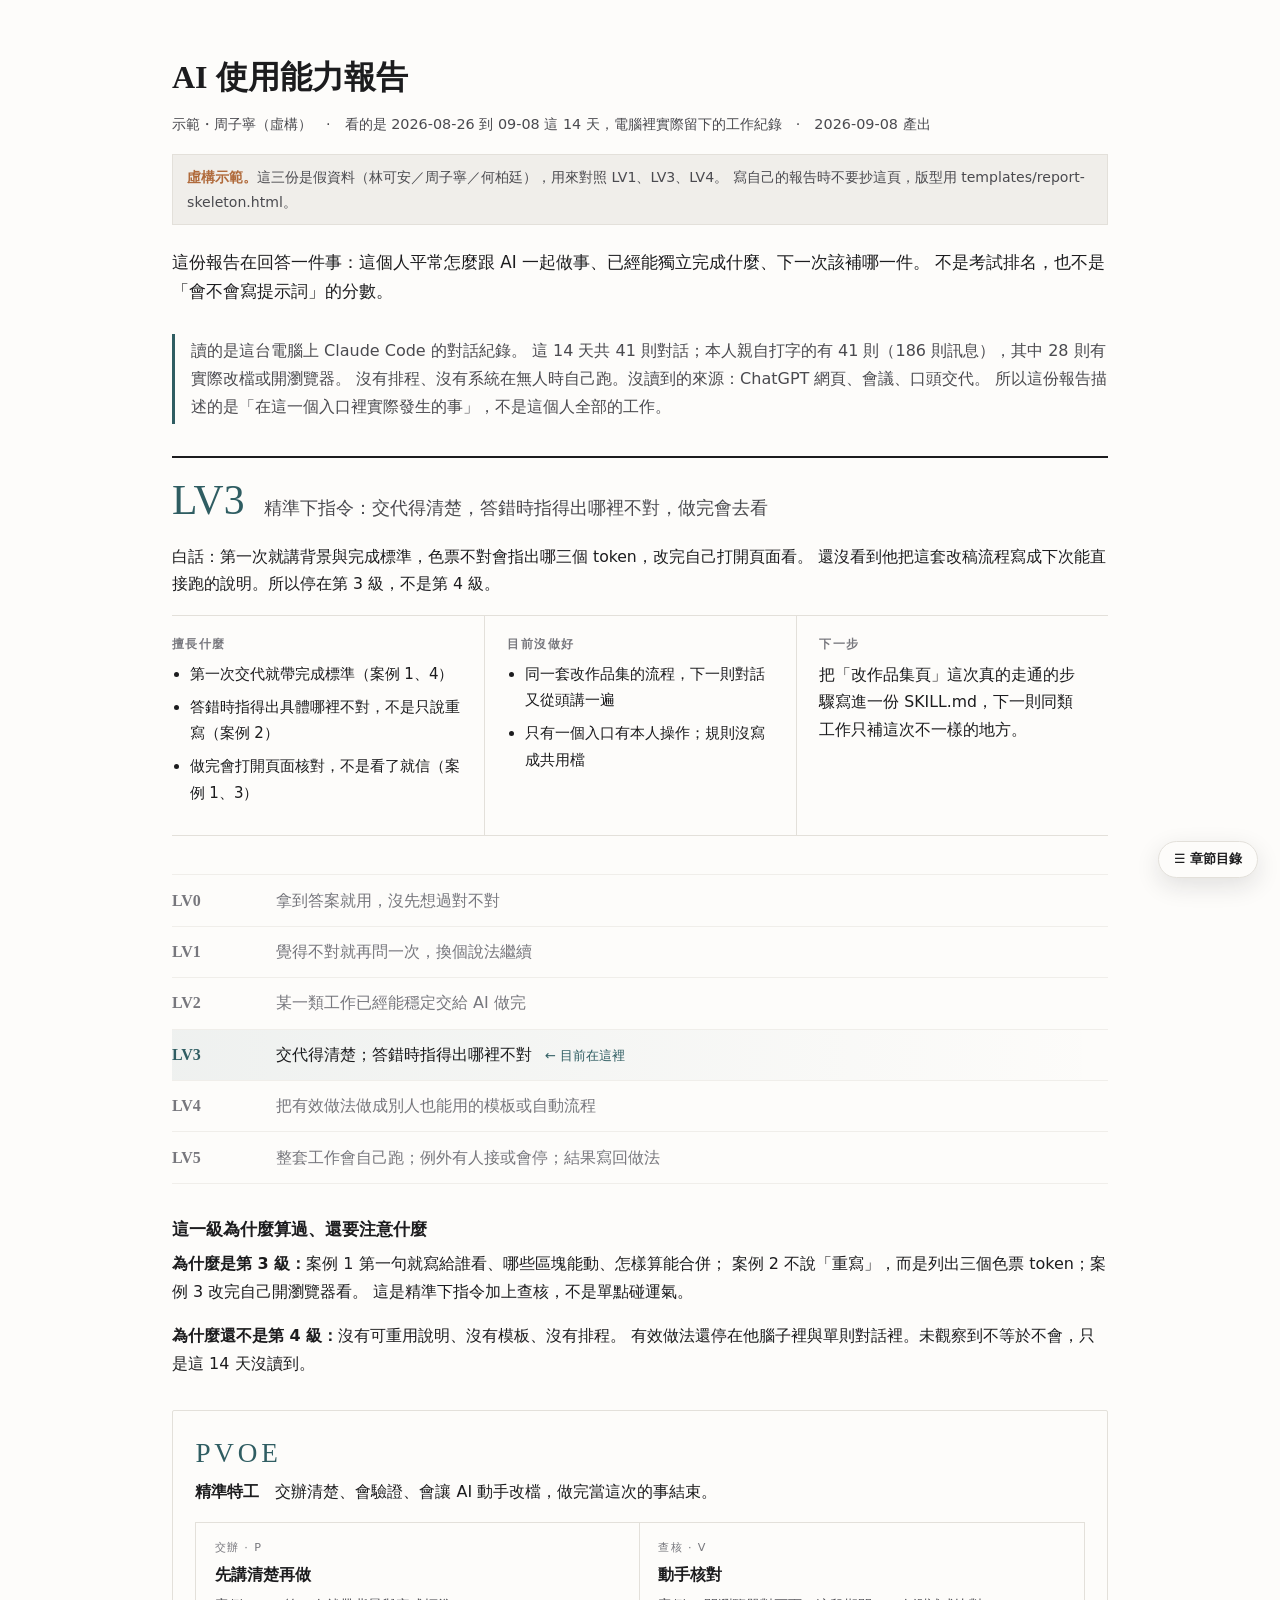
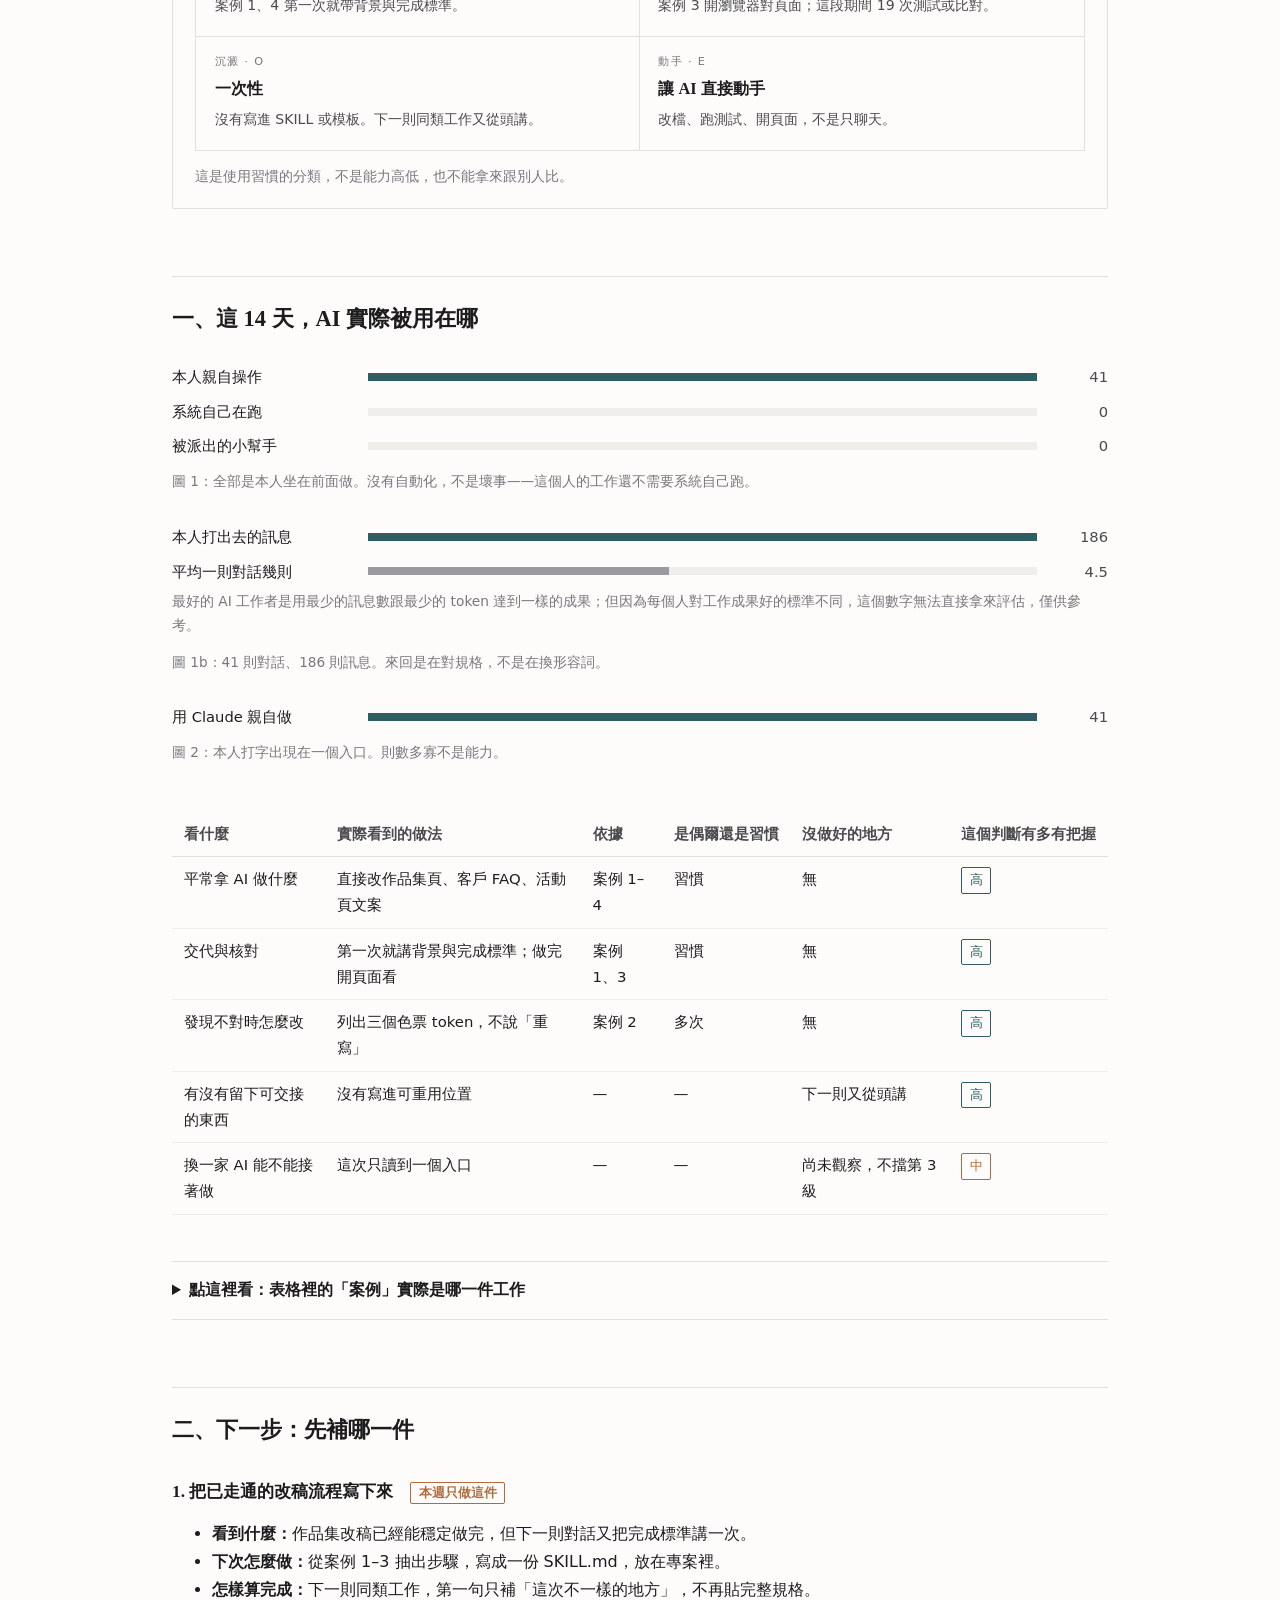
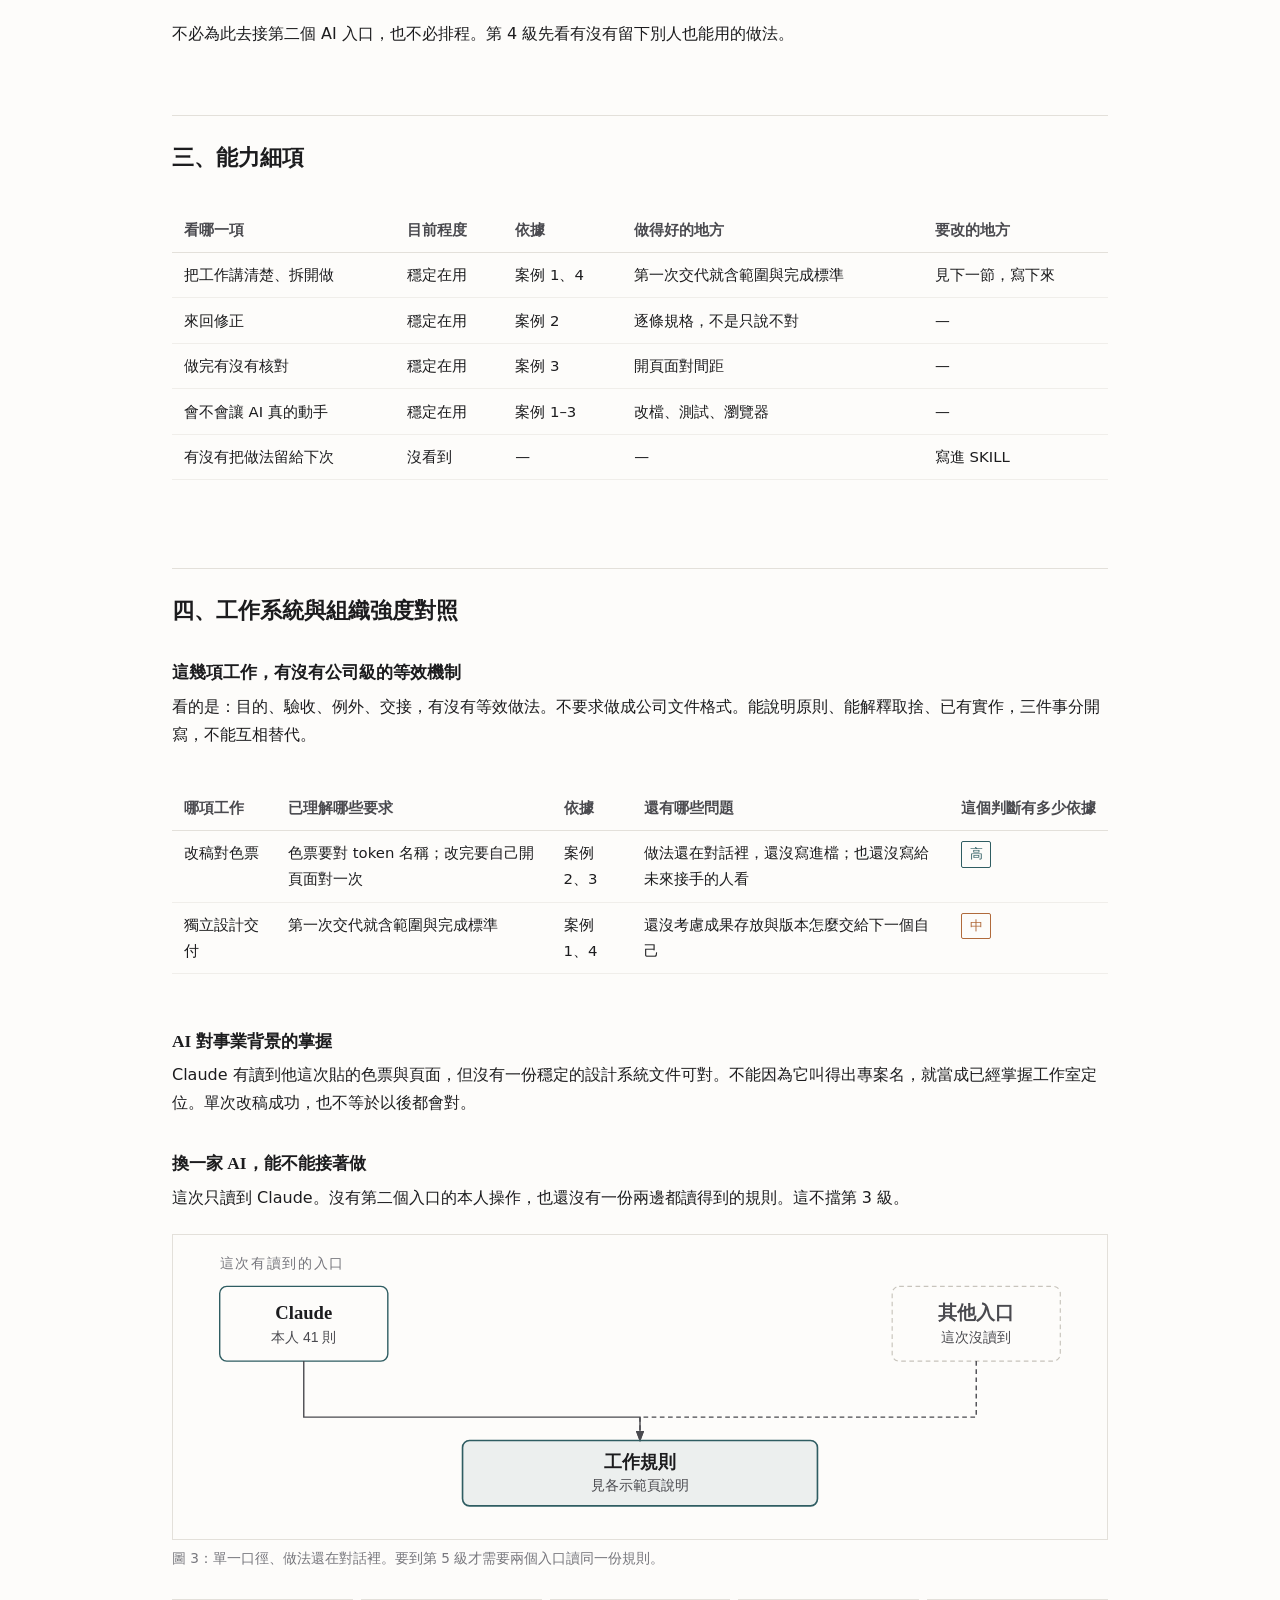
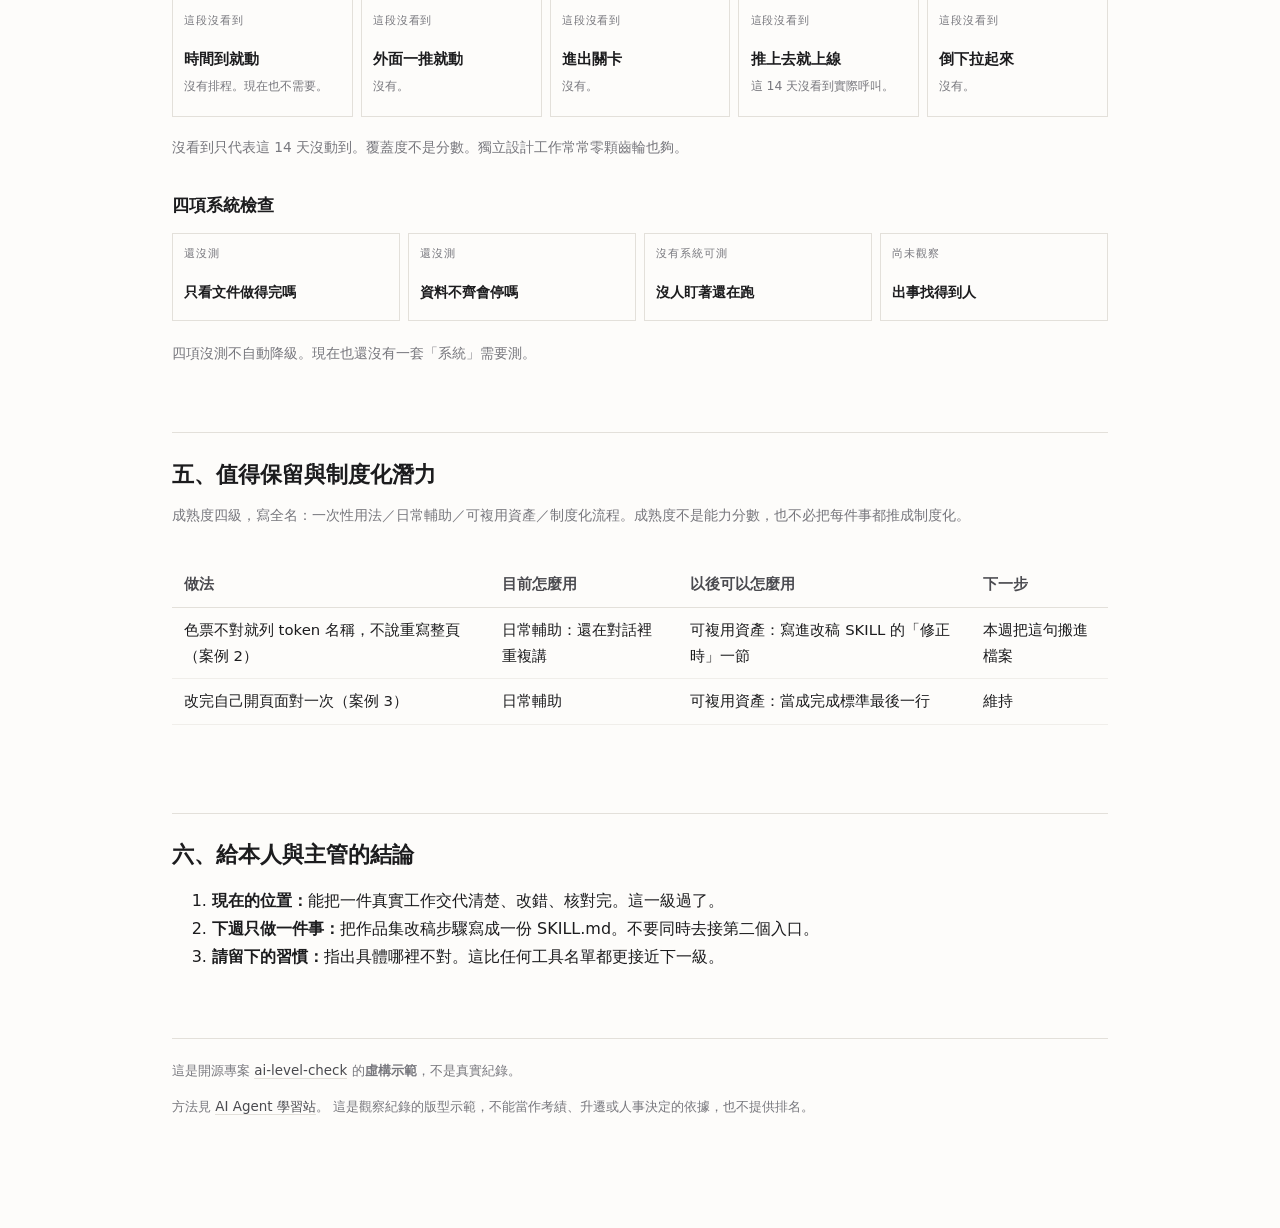
<file: docs/lv3.html>
<!DOCTYPE html>
<!-- FICTIONAL DEMO. Names 林可安／周子寧／何柏廷 and their cases are fake. Do NOT copy this HTML as a real person's report. Use templates/report-skeleton.html and the user's own evidence. -->
<html lang="zh-Hant">
<head>
<meta charset="utf-8">
<meta name="viewport" content="width=device-width, initial-scale=1">
<meta name="robots" content="index,follow">
<meta name="ai-content-signal" content="search=yes, ai-input=yes, ai-train=yes">
<meta name="description" content="虛構示範。交代清楚、會指出錯、會驗證、還沒留下模板時，AI 幾級了的報告會長這樣。">
<title>AI 幾級了示範｜LV3 精準下指令</title>
<link rel="canonical" href="https://ai.lifehacker.tw/reports/ai-level-check-demo/lv3.html">
<meta property="og:type" content="website">
<meta property="og:locale" content="zh_TW">
<meta property="og:title" content="AI 幾級了示範｜LV3 精準下指令">
<meta property="og:description" content="虛構示範。交代清楚、會指出錯、會驗證、還沒留下模板時，AI 幾級了的報告會長這樣。">
<meta property="og:url" content="https://ai.lifehacker.tw/reports/ai-level-check-demo/lv3.html">
<meta property="og:image" content="https://ai.lifehacker.tw/reports/ai-level-check-demo/screenshots/01-overview.jpg">
<link rel="stylesheet" href="assets/report.css">
</head>
<body>
<button class="toc-btn" id="toc-btn" type="button">☰ 章節目錄</button>
<nav class="toc" id="toc" aria-label="示範與章節目錄">
  <div class="t">示範切換</div>
    <a class="demo" href="index.html"><span class="tn">⌂</span>入口</a>
  <a class="demo" href="lv1.html"><span class="tn">1</span>Demo 1 · LV1</a>
  <a class="demo current" href="lv3.html"><span class="tn">2</span>Demo 2 · LV3</a>
  <a class="demo" href="lv4.html"><span class="tn">3</span>Demo 3 · LV4</a>
  <div class="t">章節</div>
  <a href="#s0"><span class="tn">00</span>一看就懂</a>
  <a href="#s1"><span class="tn">01</span>工作怎麼用</a>
  <a href="#s2"><span class="tn">02</span>下一步</a>
  <a href="#s3"><span class="tn">03</span>能力細項</a>
  <a href="#s4"><span class="tn">04</span>工作系統</a>
  <a href="#s5"><span class="tn">05</span>制度化潛力</a>
  <a href="#s6"><span class="tn">06</span>結論</a>
</nav>
<div class="wrap">

<header id="s0">
  <h1>AI 使用能力報告</h1>
  <p class="meta">示範・周子寧（虛構）　·　看的是 2026-08-26 到 09-08 這 14 天，電腦裡實際留下的工作紀錄　·　2026-09-08 產出</p>
</header>
<p class="demo-banner">
  <b>虛構示範。</b>這三份是假資料（林可安／周子寧／何柏廷），用來對照 LV1、LV3、LV4。
  寫自己的報告時不要抄這頁，版型用 templates/report-skeleton.html。
</p>
<p class="lede">
這份報告在回答一件事：這個人平常怎麼跟 AI 一起做事、已經能獨立完成什麼、下一次該補哪一件。
不是考試排名，也不是「會不會寫提示詞」的分數。
</p>
<p class="scope">
讀的是這台電腦上 Claude Code 的對話紀錄。
這 14 天共 41 則對話；本人親自打字的有 41 則（186 則訊息），其中 28 則有實際改檔或開瀏覽器。
沒有排程、沒有系統在無人時自己跑。沒讀到的來源：ChatGPT 網頁、會議、口頭交代。
所以這份報告描述的是「在這一個入口裡實際發生的事」，不是這個人全部的工作。
</p>
<div class="verdict">
  <span class="lv">LV3</span>
  <span class="name">精準下指令：交代得清楚，答錯時指得出哪裡不對，做完會去看</span>
  <p class="gap">
    白話：第一次就講背景與完成標準，色票不對會指出哪三個 token，改完自己打開頁面看。
    還沒看到他把這套改稿流程寫成下次能直接跑的說明。所以停在第 3 級，不是第 4 級。
  </p>
</div>
<div class="glance">
  <section>
    <h3>擅長什麼</h3>
    <ul>
      <li>第一次交代就帶完成標準（案例 1、4）</li>
      <li>答錯時指得出具體哪裡不對，不是只說重寫（案例 2）</li>
      <li>做完會打開頁面核對，不是看了就信（案例 1、3）</li>
    </ul>
  </section>
  <section>
    <h3>目前沒做好</h3>
    <ul>
      <li>同一套改作品集的流程，下一則對話又從頭講一遍</li>
      <li>只有一個入口有本人操作；規則沒寫成共用檔</li>
    </ul>
  </section>
  <section>
    <h3>下一步</h3>
    <p class="do">
      把「改作品集頁」這次真的走通的步驟寫進一份 SKILL.md，下一則同類工作只補這次不一樣的地方。
    </p>
  </section>
</div>
<ol class="ladder">
  <li><b>LV0</b><span>拿到答案就用，沒先想過對不對</span></li>
  <li><b>LV1</b><span>覺得不對就再問一次，換個說法繼續</span></li>
  <li><b>LV2</b><span>某一類工作已經能穩定交給 AI 做完</span></li>
  <li class="on"><b>LV3</b><span>交代得清楚；答錯時指得出哪裡不對</span></li>
  <li><b>LV4</b><span>把有效做法做成別人也能用的模板或自動流程</span></li>
  <li><b>LV5</b><span>整套工作會自己跑；例外有人接或會停；結果寫回做法</span></li>
</ol>
<h3>這一級為什麼算過、還要注意什麼</h3>
<p>
<strong>為什麼是第 3 級：</strong>案例 1 第一句就寫給誰看、哪些區塊能動、怎樣算能合併；
案例 2 不說「重寫」，而是列出三個色票 token；案例 3 改完自己開瀏覽器看。
這是精準下指令加上查核，不是單點碰運氣。
</p>
<p>
<strong>為什麼還不是第 4 級：</strong>沒有可重用說明、沒有模板、沒有排程。
有效做法還停在他腦子裡與單則對話裡。未觀察到不等於不會，只是這 14 天沒讀到。
</p>
<div class="persona">
  <div class="code">PVOE</div>
  <p><strong>精準特工</strong>　交辦清楚、會驗證、會讓 AI 動手改檔，做完當這次的事結束。</p>
  <div class="bento-axes">
    <article>
      <p class="k">交辦 · P</p>
      <h4>先講清楚再做</h4>
      <p>案例 1、4 第一次就帶背景與完成標準。</p>
    </article>
    <article>
      <p class="k">查核 · V</p>
      <h4>動手核對</h4>
      <p>案例 3 開瀏覽器對頁面；這段期間 19 次測試或比對。</p>
    </article>
    <article>
      <p class="k">沉澱 · O</p>
      <h4>一次性</h4>
      <p>沒有寫進 SKILL 或模板。下一則同類工作又從頭講。</p>
    </article>
    <article>
      <p class="k">動手 · E</p>
      <h4>讓 AI 直接動手</h4>
      <p>改檔、跑測試、開頁面，不是只聊天。</p>
    </article>
  </div>
  <p class="disclaimer">這是使用習慣的分類，不是能力高低，也不能拿來跟別人比。</p>
</div>

<h2 id="s1">一、這 14 天，AI 實際被用在哪</h2>
<figure>
  <ul class="bars">
    <li><span>本人親自操作</span><span class="track"><span class="fill" style="width:100%"></span></span><span class="v">41</span></li>
    <li><span>系統自己在跑</span><span class="track"><span class="fill dim" style="width:0%"></span></span><span class="v">0</span></li>
    <li><span>被派出的小幫手</span><span class="track"><span class="fill dim" style="width:0%"></span></span><span class="v">0</span></li>
  </ul>
  <figcaption>圖 1：全部是本人坐在前面做。沒有自動化，不是壞事——這個人的工作還不需要系統自己跑。</figcaption>
</figure>
<figure>
  <ul class="bars">
    <li><span>本人打出去的訊息</span><span class="track"><span class="fill" style="width:100%"></span></span><span class="v">186</span></li>
    <li><span>平均一則對話幾則</span><span class="track"><span class="fill dim" style="width:45%"></span></span><span class="v">4.5</span></li>
  </ul>
  <p class="note">最好的 AI 工作者是用最少的訊息數跟最少的 token 達到一樣的成果；但因為每個人對工作成果好的標準不同，這個數字無法直接拿來評估，僅供參考。</p>
  <figcaption>圖 1b：41 則對話、186 則訊息。來回是在對規格，不是在換形容詞。</figcaption>
</figure>
<figure>
  <ul class="bars">
    <li><span>用 Claude 親自做</span><span class="track"><span class="fill" style="width:100%"></span></span><span class="v">41</span></li>
  </ul>
  <figcaption>圖 2：本人打字出現在一個入口。則數多寡不是能力。</figcaption>
</figure>
<div class="scroll wide">
<table>
<thead><tr>
  <th>看什麼</th><th>實際看到的做法</th><th>依據</th>
  <th>是偶爾還是習慣</th><th>沒做好的地方</th><th>這個判斷有多有把握</th>
</tr></thead>
<tbody>
  <tr>
    <td>平常拿 AI 做什麼</td>
    <td>直接改作品集頁、客戶 FAQ、活動頁文案</td>
    <td>案例 1–4</td>
    <td>習慣</td>
    <td>無</td>
    <td><span class="tag high">高</span></td>
  </tr>
  <tr>
    <td>交代與核對</td>
    <td>第一次就講背景與完成標準；做完開頁面看</td>
    <td>案例 1、3</td>
    <td>習慣</td>
    <td>無</td>
    <td><span class="tag high">高</span></td>
  </tr>
  <tr>
    <td>發現不對時怎麼改</td>
    <td>列出三個色票 token，不說「重寫」</td>
    <td>案例 2</td>
    <td>多次</td>
    <td>無</td>
    <td><span class="tag high">高</span></td>
  </tr>
  <tr>
    <td>有沒有留下可交接的東西</td>
    <td>沒有寫進可重用位置</td>
    <td>—</td>
    <td>—</td>
    <td>下一則又從頭講</td>
    <td><span class="tag high">高</span></td>
  </tr>
  <tr>
    <td>換一家 AI 能不能接著做</td>
    <td>這次只讀到一個入口</td>
    <td>—</td>
    <td>—</td>
    <td>尚未觀察，不擋第 3 級</td>
    <td><span class="tag warn">中</span></td>
  </tr>
</tbody>
</table>
</div>
<details class="cases" id="cases">
  <summary>點這裡看：表格裡的「案例」實際是哪一件工作</summary>
  <p class="note">以下是虛構示範。</p>
  <div class="scroll">
  <table class="case-table">
    <thead><tr><th class="n">#</th><th>這件工作</th><th>誰在做</th><th>入口</th><th>日期</th></tr></thead>
    <tbody>
      <tr><td colspan="5" class="g">本人親自操作</td></tr>
      <tr><td class="n">1</td><td>改作品集首頁，第一句就寫哪些區塊能動、怎樣算能合併</td><td class="who">本人</td><td class="src">Claude</td><td class="dt">08-28</td></tr>
      <tr><td class="n">2</td><td>色票不對，列出三個 token 名稱請它改，不要重寫整頁</td><td class="who">本人</td><td class="src">Claude</td><td class="dt">08-28</td></tr>
      <tr><td class="n">3</td><td>改完自己開本機頁面對一次間距</td><td class="who">本人</td><td class="src">Claude</td><td class="dt">08-29</td></tr>
      <tr><td class="n">4</td><td>把客戶 FAQ 長文改短，並寫死不能出現的語氣</td><td class="who">本人</td><td class="src">Claude</td><td class="dt">09-04</td></tr>
    </tbody>
  </table>
  </div>
</details>

<h2 id="s2">二、下一步：先補哪一件</h2>
<h3>1. 把已走通的改稿流程寫下來　<span class="tag warn">本週只做這件</span></h3>
<ul>
  <li><strong>看到什麼：</strong>作品集改稿已經能穩定做完，但下一則對話又把完成標準講一次。</li>
  <li><strong>下次怎麼做：</strong>從案例 1–3 抽出步驟，寫成一份 SKILL.md，放在專案裡。</li>
  <li><strong>怎樣算完成：</strong>下一則同類工作，第一句只補「這次不一樣的地方」，不再貼完整規格。</li>
</ul>
<p>不必為此去接第二個 AI 入口，也不必排程。第 4 級先看有沒有留下別人也能用的做法。</p>

<h2 id="s3">三、能力細項</h2>
<div class="scroll wide">
<table>
<thead><tr><th>看哪一項</th><th>目前程度</th><th>依據</th><th>做得好的地方</th><th>要改的地方</th></tr></thead>
<tbody>
  <tr><td>把工作講清楚、拆開做</td><td>穩定在用</td><td>案例 1、4</td><td>第一次交代就含範圍與完成標準</td><td>見下一節，寫下來</td></tr>
  <tr><td>來回修正</td><td>穩定在用</td><td>案例 2</td><td>逐條規格，不是只說不對</td><td>—</td></tr>
  <tr><td>做完有沒有核對</td><td>穩定在用</td><td>案例 3</td><td>開頁面對間距</td><td>—</td></tr>
  <tr><td>會不會讓 AI 真的動手</td><td>穩定在用</td><td>案例 1–3</td><td>改檔、測試、瀏覽器</td><td>—</td></tr>
  <tr><td>有沒有把做法留給下次</td><td>沒看到</td><td>—</td><td>—</td><td>寫進 SKILL</td></tr>
</tbody>
</table>
</div>

<h2 id="s4">四、工作系統與組織強度對照</h2>
<h3>這幾項工作，有沒有公司級的等效機制</h3>
<p>看的是：目的、驗收、例外、交接，有沒有等效做法。不要求做成公司文件格式。能說明原則、能解釋取捨、已有實作，三件事分開寫，不能互相替代。</p>
<div class="scroll wide">
<table>
<thead><tr><th>哪項工作</th><th>已理解哪些要求</th><th>依據</th><th>還有哪些問題</th><th>這個判斷有多少依據</th></tr></thead>
<tbody>
  <tr><td>改稿對色票</td><td>色票要對 token 名稱；改完要自己開頁面對一次</td><td>案例 2、3</td><td>做法還在對話裡，還沒寫進檔；也還沒寫給未來接手的人看</td><td><span class="tag high">高</span></td></tr>
  <tr><td>獨立設計交付</td><td>第一次交代就含範圍與完成標準</td><td>案例 1、4</td><td>還沒考慮成果存放與版本怎麼交給下一個自己</td><td><span class="tag warn">中</span></td></tr>
</tbody>
</table>
</div>

<h3>AI 對事業背景的掌握</h3>
<p>Claude 有讀到他這次貼的色票與頁面，但沒有一份穩定的設計系統文件可對。不能因為它叫得出專案名，就當成已經掌握工作室定位。單次改稿成功，也不等於以後都會對。</p>

<h3>換一家 AI，能不能接著做</h3>
<p>這次只讀到 Claude。沒有第二個入口的本人操作，也還沒有一份兩邊都讀得到的規則。這不擋第 3 級。</p>
<figure class="viz">
  <svg class="diag" viewBox="0 0 800 260" role="img">
    <defs>
      <marker id="a" markerWidth="8" markerHeight="6" refX="7" refY="3" orient="auto">
        <polygon points="0 0, 8 3, 0 6" fill="#4a4a4f"/>
      </marker>
    </defs>
    <text x="40" y="28" fill="#77777d" font-size="12" font-family="Noto Sans TC, PingFang TC, sans-serif" letter-spacing="0.12em">這次有讀到的入口</text>
    <rect x="40" y="44" width="144" height="64" rx="6" fill="#fdfcfa" stroke="#2f5d62" stroke-width="1.2"/>
    <text x="112" y="72" text-anchor="middle" fill="#1c1c1e" font-size="16" font-weight="600" font-family="Noto Serif TC, Songti TC, serif">Claude</text>
    <text x="112" y="92" text-anchor="middle" fill="#4a4a4f" font-size="12" font-family="Noto Sans TC, PingFang TC, sans-serif">本人 41 則</text>
    <path d="M 112,108 V 156 H 400 V 176" fill="none" stroke="#4a4a4f" stroke-width="1.2" marker-end="url(#a)"/>
    <rect x="616" y="44" width="144" height="64" rx="6" fill="#fdfcfa" stroke="#c8c4bc" stroke-width="1" stroke-dasharray="4,3"/>
    <text x="688" y="72" text-anchor="middle" fill="#4a4a4f" font-size="16" font-weight="600" font-family="Noto Serif TC, Songti TC, serif">其他入口</text>
    <text x="688" y="92" text-anchor="middle" fill="#4a4a4f" font-size="12" font-family="Noto Sans TC, PingFang TC, sans-serif">這次沒讀到</text>
    <path d="M 688,108 V 156 H 400 V 176" fill="none" stroke="#4a4a4f" stroke-width="1.2" stroke-dasharray="4,3" marker-end="url(#a)"/>
    <rect x="248" y="176" width="304" height="56" rx="6" fill="rgba(47,93,98,0.08)" stroke="#2f5d62" stroke-width="1.4"/>
    <text x="400" y="200" text-anchor="middle" fill="#1c1c1e" font-size="15" font-weight="600" font-family="Noto Serif TC, Songti TC, serif">工作規則</text>
    <text x="400" y="218" text-anchor="middle" fill="#4a4a4f" font-size="12" font-family="Noto Sans TC, PingFang TC, sans-serif">見各示範頁說明</text>
  </svg>
  <figcaption>圖 3：單一口徑、做法還在對話裡。要到第 5 級才需要兩個入口讀同一份規則。</figcaption>
</figure>
<div class="gear-row">
  <div class="gear">
    <p class="st">這段沒看到</p>
    <h4>時間到就動</h4>
    <p>沒有排程。現在也不需要。</p>
  </div>
  <div class="gear">
    <p class="st">這段沒看到</p>
    <h4>外面一推就動</h4>
    <p>沒有。</p>
  </div>
  <div class="gear">
    <p class="st">這段沒看到</p>
    <h4>進出關卡</h4>
    <p>沒有。</p>
  </div>
  <div class="gear">
    <p class="st">這段沒看到</p>
    <h4>推上去就上線</h4>
    <p>這 14 天沒看到實際呼叫。</p>
  </div>
  <div class="gear">
    <p class="st">這段沒看到</p>
    <h4>倒下拉起來</h4>
    <p>沒有。</p>
  </div>
</div>
<p class="note">沒看到只代表這 14 天沒動到。覆蓋度不是分數。獨立設計工作常常零顆齒輪也夠。</p>
<h3>四項系統檢查</h3>
<div class="check-row">
  <div class="check">
    <p class="st">還沒測</p>
    <h4>只看文件做得完嗎</h4>
  </div>
  <div class="check">
    <p class="st">還沒測</p>
    <h4>資料不齊會停嗎</h4>
  </div>
  <div class="check">
    <p class="st">沒有系統可測</p>
    <h4>沒人盯著還在跑</h4>
  </div>
  <div class="check">
    <p class="st">尚未觀察</p>
    <h4>出事找得到人</h4>
  </div>
</div>
<p class="note">四項沒測不自動降級。現在也還沒有一套「系統」需要測。</p>

<h2 id="s5">五、值得保留與制度化潛力</h2>
<p class="note">成熟度四級，寫全名：一次性用法／日常輔助／可複用資產／制度化流程。成熟度不是能力分數，也不必把每件事都推成制度化。</p>

<div class="scroll">
<table>
<thead><tr><th>做法</th><th>目前怎麼用</th><th>以後可以怎麼用</th><th>下一步</th></tr></thead>
<tbody>
  <tr>
    <td>色票不對就列 token 名稱，不說重寫整頁（案例 2）</td>
    <td>日常輔助：還在對話裡重複講</td>
    <td>可複用資產：寫進改稿 SKILL 的「修正時」一節</td>
    <td>本週把這句搬進檔案</td>
  </tr>
  <tr>
    <td>改完自己開頁面對一次（案例 3）</td>
    <td>日常輔助</td>
    <td>可複用資產：當成完成標準最後一行</td>
    <td>維持</td>
  </tr>
</tbody>
</table>
</div>

<h2 id="s6">六、給本人與主管的結論</h2>
<ol>
  <li><strong>現在的位置：</strong>能把一件真實工作交代清楚、改錯、核對完。這一級過了。</li>
  <li><strong>下週只做一件事：</strong>把作品集改稿步驟寫成一份 SKILL.md。不要同時去接第二個入口。</li>
  <li><strong>請留下的習慣：</strong>指出具體哪裡不對。這比任何工具名單都更接近下一級。</li>
</ol>

<footer class="site-footer">
  <p>
    這是開源專案
    <a href="https://github.com/Raymondhou0917/ai-level-check">ai-level-check</a>
    的<strong>虛構示範</strong>，不是真實紀錄。
  </p>
  <p>
    方法見
    <a href="https://ai.lifehacker.tw/">AI Agent 學習站</a>。
    這是觀察紀錄的版型示範，不能當作考績、升遷或人事決定的依據，也不提供排名。
  </p>
</footer>
</div>
<script src="assets/demo.js"></script>
</body>
</html>
</file>
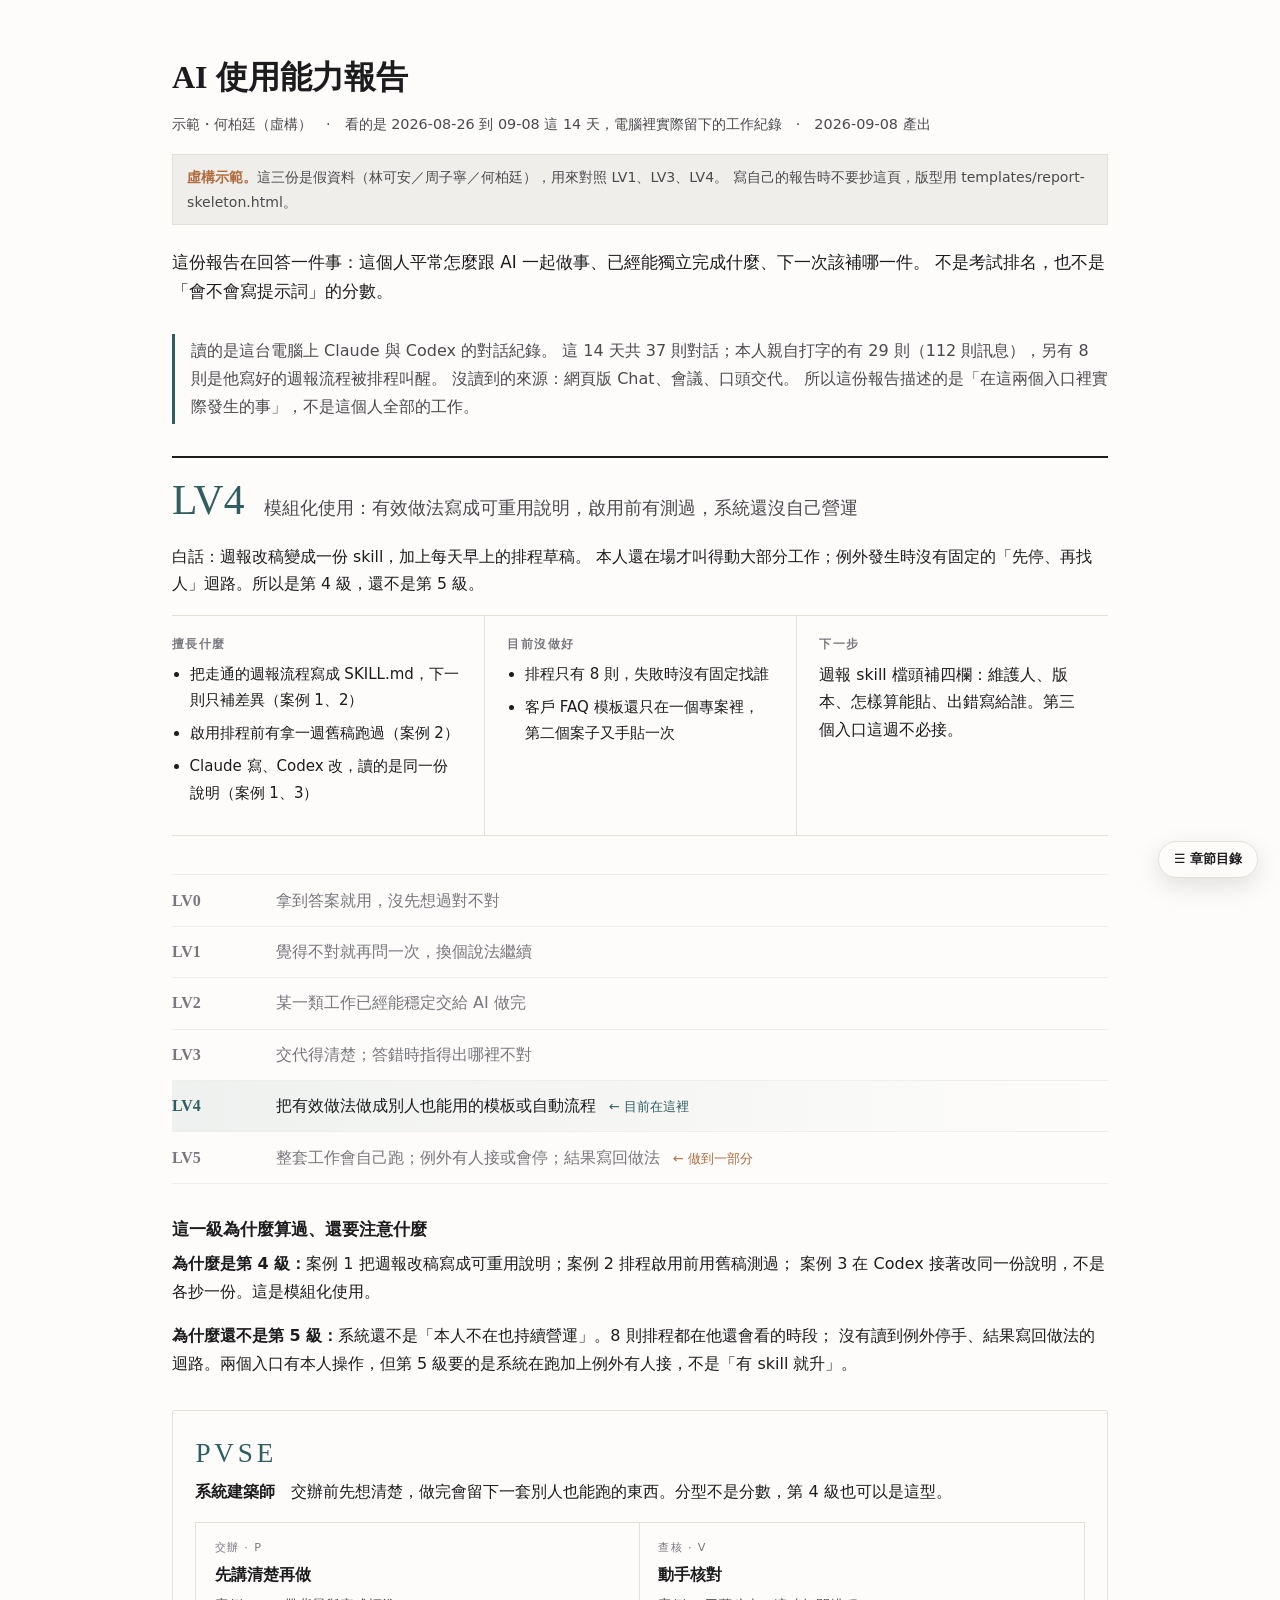
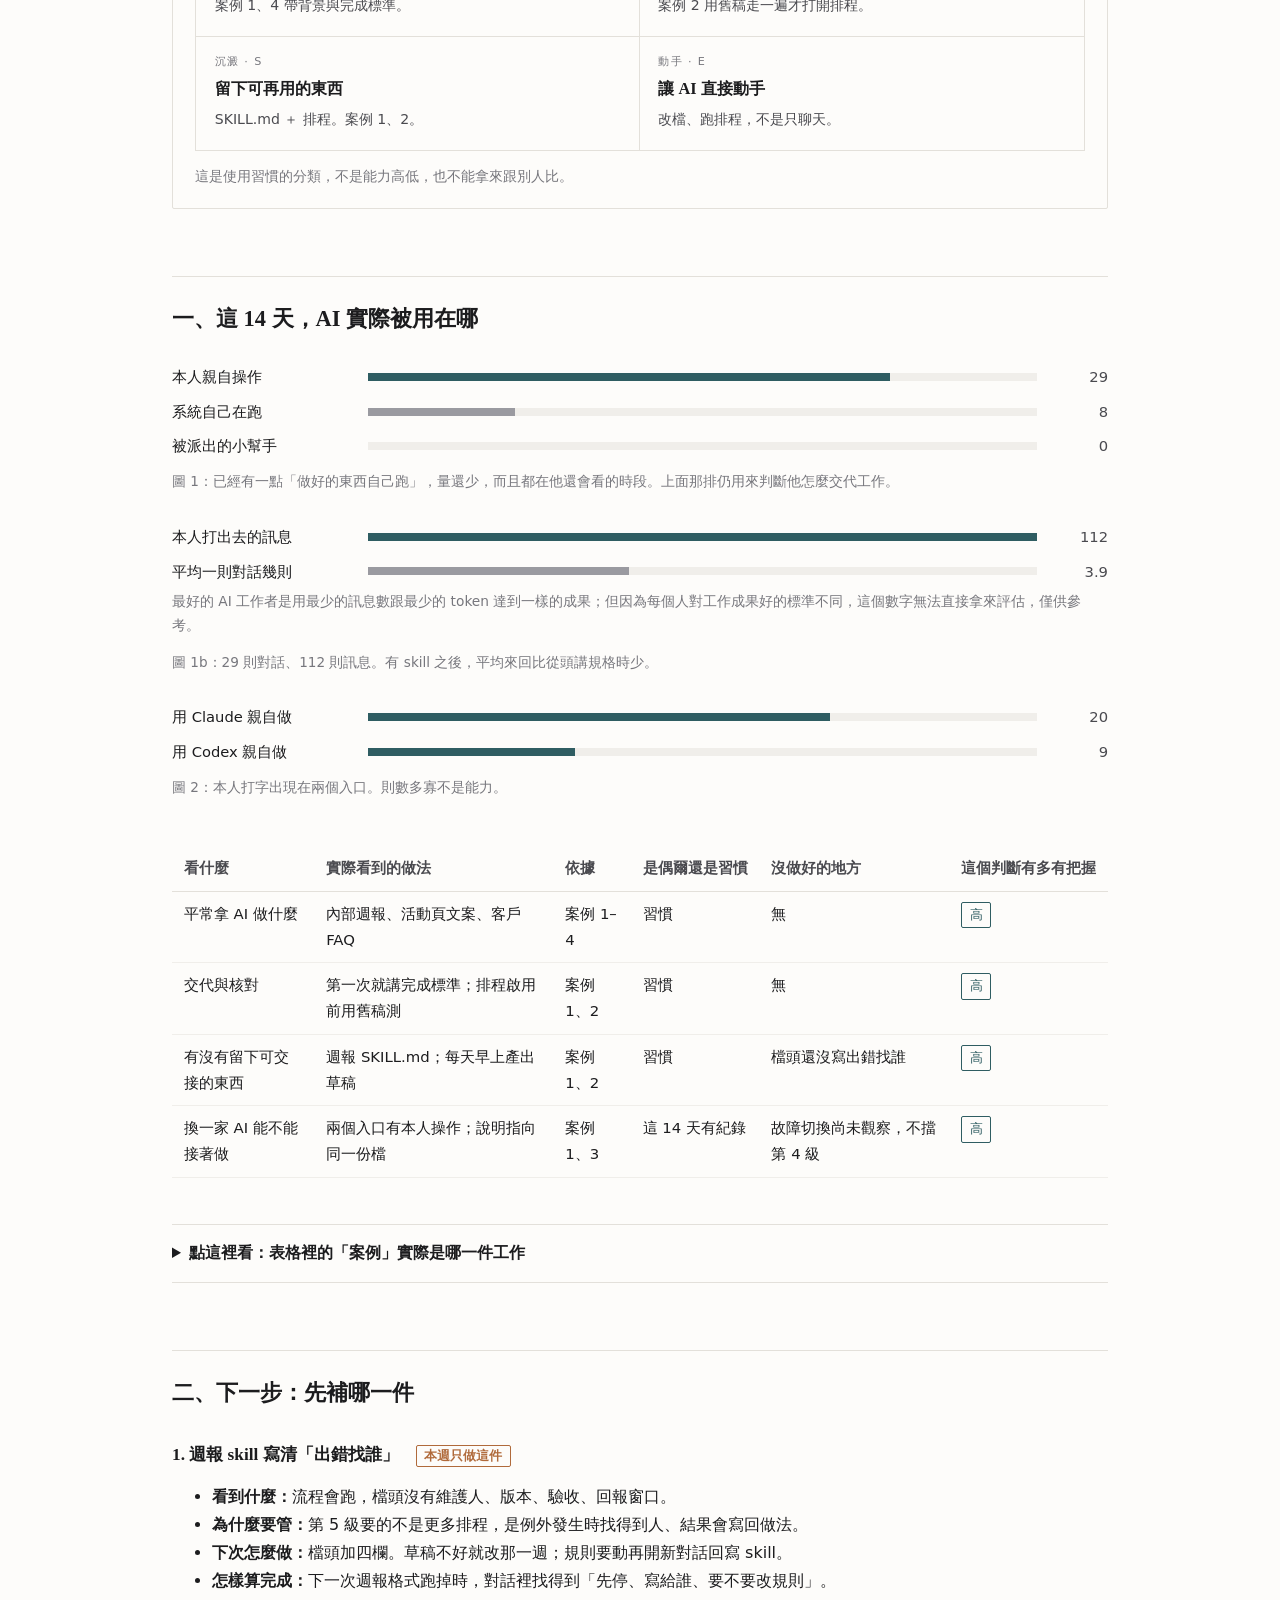
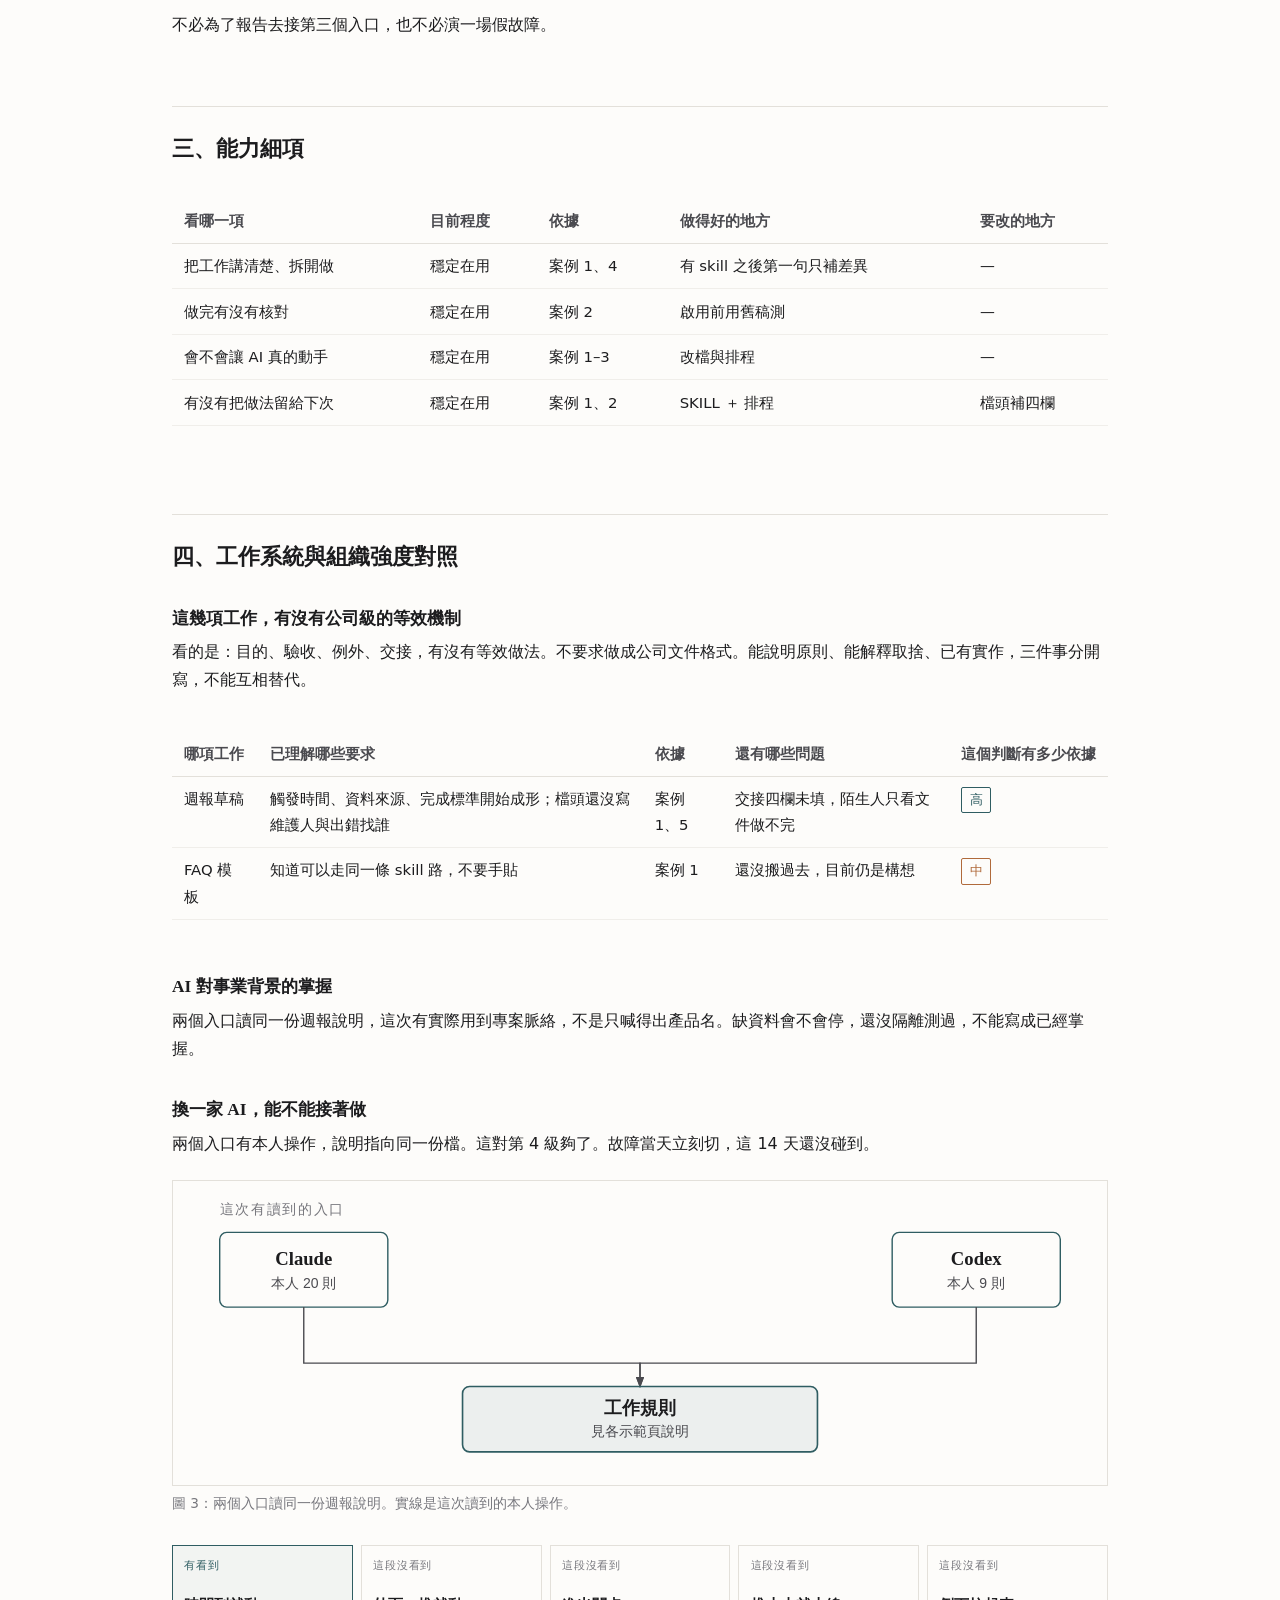
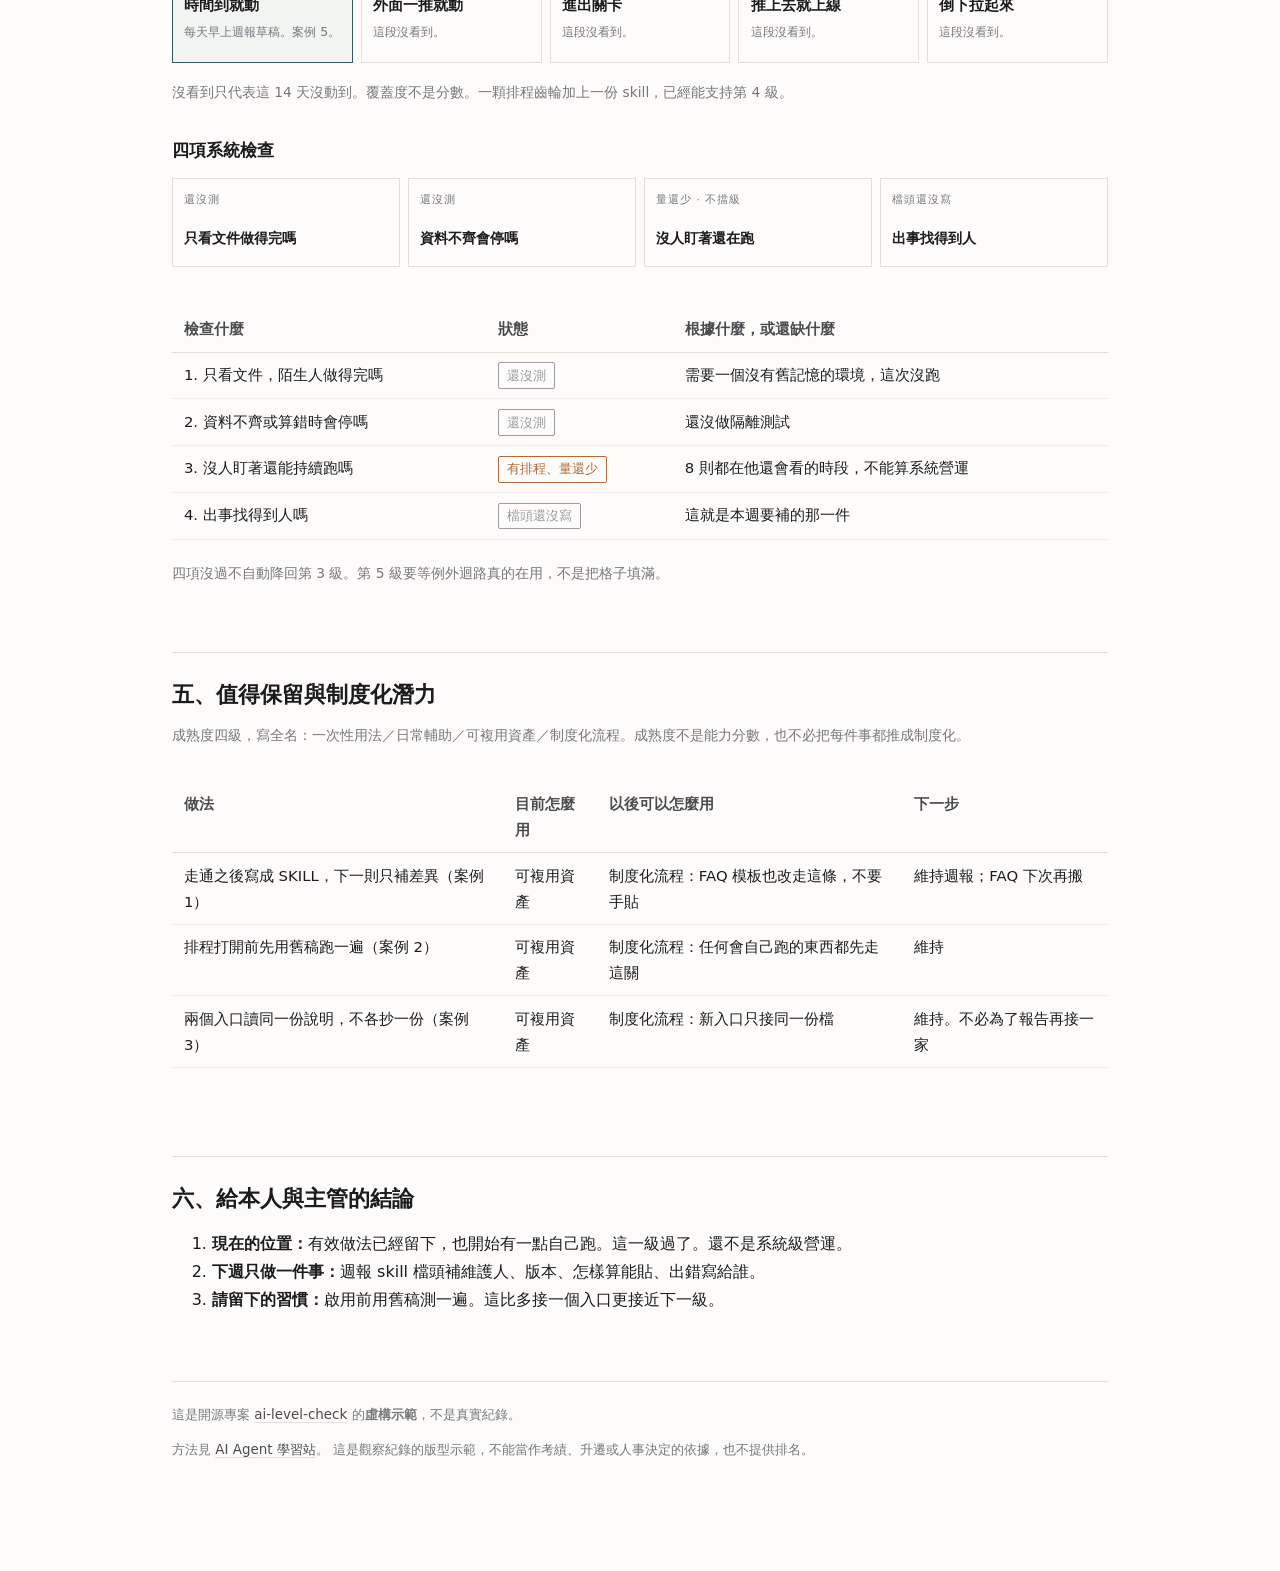
<file: docs/lv4.html>
<!DOCTYPE html>
<!-- FICTIONAL DEMO. Names 林可安／周子寧／何柏廷 and their cases are fake. Do NOT copy this HTML as a real person's report. Use templates/report-skeleton.html and the user's own evidence. -->
<html lang="zh-Hant">
<head>
<meta charset="utf-8">
<meta name="viewport" content="width=device-width, initial-scale=1">
<meta name="robots" content="index,follow">
<meta name="ai-content-signal" content="search=yes, ai-input=yes, ai-train=yes">
<meta name="description" content="虛構示範。做法寫成 skill、有一點排程、系統還沒自己營運時，AI 幾級了的報告會長這樣。">
<title>AI 幾級了示範｜LV4 模組化使用</title>
<link rel="canonical" href="https://ai.lifehacker.tw/reports/ai-level-check-demo/lv4.html">
<meta property="og:type" content="website">
<meta property="og:locale" content="zh_TW">
<meta property="og:title" content="AI 幾級了示範｜LV4 模組化使用">
<meta property="og:description" content="虛構示範。做法寫成 skill、有一點排程、系統還沒自己營運時，AI 幾級了的報告會長這樣。">
<meta property="og:url" content="https://ai.lifehacker.tw/reports/ai-level-check-demo/lv4.html">
<meta property="og:image" content="https://ai.lifehacker.tw/reports/ai-level-check-demo/screenshots/01-overview.jpg">
<link rel="stylesheet" href="assets/report.css">
</head>
<body>
<button class="toc-btn" id="toc-btn" type="button">☰ 章節目錄</button>
<nav class="toc" id="toc" aria-label="示範與章節目錄">
  <div class="t">示範切換</div>
    <a class="demo" href="index.html"><span class="tn">⌂</span>入口</a>
  <a class="demo" href="lv1.html"><span class="tn">1</span>Demo 1 · LV1</a>
  <a class="demo" href="lv3.html"><span class="tn">2</span>Demo 2 · LV3</a>
  <a class="demo current" href="lv4.html"><span class="tn">3</span>Demo 3 · LV4</a>
  <div class="t">章節</div>
  <a href="#s0"><span class="tn">00</span>一看就懂</a>
  <a href="#s1"><span class="tn">01</span>工作怎麼用</a>
  <a href="#s2"><span class="tn">02</span>下一步</a>
  <a href="#s3"><span class="tn">03</span>能力細項</a>
  <a href="#s4"><span class="tn">04</span>工作系統</a>
  <a href="#s5"><span class="tn">05</span>制度化潛力</a>
  <a href="#s6"><span class="tn">06</span>結論</a>
</nav>
<div class="wrap">

<header id="s0">
  <h1>AI 使用能力報告</h1>
  <p class="meta">示範・何柏廷（虛構）　·　看的是 2026-08-26 到 09-08 這 14 天，電腦裡實際留下的工作紀錄　·　2026-09-08 產出</p>
</header>
<p class="demo-banner">
  <b>虛構示範。</b>這三份是假資料（林可安／周子寧／何柏廷），用來對照 LV1、LV3、LV4。
  寫自己的報告時不要抄這頁，版型用 templates/report-skeleton.html。
</p>
<p class="lede">
這份報告在回答一件事：這個人平常怎麼跟 AI 一起做事、已經能獨立完成什麼、下一次該補哪一件。
不是考試排名，也不是「會不會寫提示詞」的分數。
</p>
<p class="scope">
讀的是這台電腦上 Claude 與 Codex 的對話紀錄。
這 14 天共 37 則對話；本人親自打字的有 29 則（112 則訊息），另有 8 則是他寫好的週報流程被排程叫醒。
沒讀到的來源：網頁版 Chat、會議、口頭交代。
所以這份報告描述的是「在這兩個入口裡實際發生的事」，不是這個人全部的工作。
</p>
<div class="verdict">
  <span class="lv">LV4</span>
  <span class="name">模組化使用：有效做法寫成可重用說明，啟用前有測過，系統還沒自己營運</span>
  <p class="gap">
    白話：週報改稿變成一份 skill，加上每天早上的排程草稿。
    本人還在場才叫得動大部分工作；例外發生時沒有固定的「先停、再找人」迴路。所以是第 4 級，還不是第 5 級。
  </p>
</div>
<div class="glance">
  <section>
    <h3>擅長什麼</h3>
    <ul>
      <li>把走通的週報流程寫成 SKILL.md，下一則只補差異（案例 1、2）</li>
      <li>啟用排程前有拿一週舊稿跑過（案例 2）</li>
      <li>Claude 寫、Codex 改，讀的是同一份說明（案例 1、3）</li>
    </ul>
  </section>
  <section>
    <h3>目前沒做好</h3>
    <ul>
      <li>排程只有 8 則，失敗時沒有固定找誰</li>
      <li>客戶 FAQ 模板還只在一個專案裡，第二個案子又手貼一次</li>
    </ul>
  </section>
  <section>
    <h3>下一步</h3>
    <p class="do">
      週報 skill 檔頭補四欄：維護人、版本、怎樣算能貼、出錯寫給誰。第三個入口這週不必接。
    </p>
  </section>
</div>
<ol class="ladder">
  <li><b>LV0</b><span>拿到答案就用，沒先想過對不對</span></li>
  <li><b>LV1</b><span>覺得不對就再問一次，換個說法繼續</span></li>
  <li><b>LV2</b><span>某一類工作已經能穩定交給 AI 做完</span></li>
  <li><b>LV3</b><span>交代得清楚；答錯時指得出哪裡不對</span></li>
  <li class="on"><b>LV4</b><span>把有效做法做成別人也能用的模板或自動流程</span></li>
  <li class="part"><b>LV5</b><span>整套工作會自己跑；例外有人接或會停；結果寫回做法</span></li>
</ol>
<h3>這一級為什麼算過、還要注意什麼</h3>
<p>
<strong>為什麼是第 4 級：</strong>案例 1 把週報改稿寫成可重用說明；案例 2 排程啟用前用舊稿測過；
案例 3 在 Codex 接著改同一份說明，不是各抄一份。這是模組化使用。
</p>
<p>
<strong>為什麼還不是第 5 級：</strong>系統還不是「本人不在也持續營運」。8 則排程都在他還會看的時段；
沒有讀到例外停手、結果寫回做法的迴路。兩個入口有本人操作，但第 5 級要的是系統在跑加上例外有人接，不是「有 skill 就升」。
</p>
<div class="persona">
  <div class="code">PVSE</div>
  <p><strong>系統建築師</strong>　交辦前先想清楚，做完會留下一套別人也能跑的東西。分型不是分數，第 4 級也可以是這型。</p>
  <div class="bento-axes">
    <article>
      <p class="k">交辦 · P</p>
      <h4>先講清楚再做</h4>
      <p>案例 1、4 帶背景與完成標準。</p>
    </article>
    <article>
      <p class="k">查核 · V</p>
      <h4>動手核對</h4>
      <p>案例 2 用舊稿走一遍才打開排程。</p>
    </article>
    <article>
      <p class="k">沉澱 · S</p>
      <h4>留下可再用的東西</h4>
      <p>SKILL.md ＋ 排程。案例 1、2。</p>
    </article>
    <article>
      <p class="k">動手 · E</p>
      <h4>讓 AI 直接動手</h4>
      <p>改檔、跑排程，不是只聊天。</p>
    </article>
  </div>
  <p class="disclaimer">這是使用習慣的分類，不是能力高低，也不能拿來跟別人比。</p>
</div>

<h2 id="s1">一、這 14 天，AI 實際被用在哪</h2>
<figure>
  <ul class="bars">
    <li><span>本人親自操作</span><span class="track"><span class="fill" style="width:78%"></span></span><span class="v">29</span></li>
    <li><span>系統自己在跑</span><span class="track"><span class="fill dim" style="width:22%"></span></span><span class="v">8</span></li>
    <li><span>被派出的小幫手</span><span class="track"><span class="fill dim" style="width:0%"></span></span><span class="v">0</span></li>
  </ul>
  <figcaption>圖 1：已經有一點「做好的東西自己跑」，量還少，而且都在他還會看的時段。上面那排仍用來判斷他怎麼交代工作。</figcaption>
</figure>
<figure>
  <ul class="bars">
    <li><span>本人打出去的訊息</span><span class="track"><span class="fill" style="width:100%"></span></span><span class="v">112</span></li>
    <li><span>平均一則對話幾則</span><span class="track"><span class="fill dim" style="width:39%"></span></span><span class="v">3.9</span></li>
  </ul>
  <p class="note">最好的 AI 工作者是用最少的訊息數跟最少的 token 達到一樣的成果；但因為每個人對工作成果好的標準不同，這個數字無法直接拿來評估，僅供參考。</p>
  <figcaption>圖 1b：29 則對話、112 則訊息。有 skill 之後，平均來回比從頭講規格時少。</figcaption>
</figure>
<figure>
  <ul class="bars">
    <li><span>用 Claude 親自做</span><span class="track"><span class="fill" style="width:69%"></span></span><span class="v">20</span></li>
    <li><span>用 Codex 親自做</span><span class="track"><span class="fill" style="width:31%"></span></span><span class="v">9</span></li>
  </ul>
  <figcaption>圖 2：本人打字出現在兩個入口。則數多寡不是能力。</figcaption>
</figure>
<div class="scroll wide">
<table>
<thead><tr>
  <th>看什麼</th><th>實際看到的做法</th><th>依據</th>
  <th>是偶爾還是習慣</th><th>沒做好的地方</th><th>這個判斷有多有把握</th>
</tr></thead>
<tbody>
  <tr>
    <td>平常拿 AI 做什麼</td>
    <td>內部週報、活動頁文案、客戶 FAQ</td>
    <td>案例 1–4</td>
    <td>習慣</td>
    <td>無</td>
    <td><span class="tag high">高</span></td>
  </tr>
  <tr>
    <td>交代與核對</td>
    <td>第一次就講完成標準；排程啟用前用舊稿測</td>
    <td>案例 1、2</td>
    <td>習慣</td>
    <td>無</td>
    <td><span class="tag high">高</span></td>
  </tr>
  <tr>
    <td>有沒有留下可交接的東西</td>
    <td>週報 SKILL.md；每天早上產出草稿</td>
    <td>案例 1、2</td>
    <td>習慣</td>
    <td>檔頭還沒寫出錯找誰</td>
    <td><span class="tag high">高</span></td>
  </tr>
  <tr>
    <td>換一家 AI 能不能接著做</td>
    <td>兩個入口有本人操作；說明指向同一份檔</td>
    <td>案例 1、3</td>
    <td>這 14 天有紀錄</td>
    <td>故障切換尚未觀察，不擋第 4 級</td>
    <td><span class="tag high">高</span></td>
  </tr>
</tbody>
</table>
</div>
<details class="cases" id="cases">
  <summary>點這裡看：表格裡的「案例」實際是哪一件工作</summary>
  <p class="note">以下是虛構示範。前 4 則本人坐在前面做；後 1 則排程叫醒。</p>
  <div class="scroll">
  <table class="case-table">
    <thead><tr><th class="n">#</th><th>這件工作</th><th>誰在做</th><th>入口</th><th>日期</th></tr></thead>
    <tbody>
      <tr><td colspan="5" class="g">本人親自操作</td></tr>
      <tr><td class="n">1</td><td>把週報改稿步驟寫成 SKILL.md，下一則只補這週不一樣的來源</td><td class="who">本人</td><td class="src">Claude</td><td class="dt">08-27</td></tr>
      <tr><td class="n">2</td><td>用上一週舊稿跑一遍，確認格式能貼，才打開每天早上的排程</td><td class="who">本人</td><td class="src">Claude</td><td class="dt">08-28</td></tr>
      <tr><td class="n">3</td><td>在 Codex 依同一份說明改活動頁語氣</td><td class="who">本人</td><td class="src">Codex</td><td class="dt">09-01</td></tr>
      <tr><td class="n">4</td><td>客戶 FAQ 做成模板，但第二個案子又手貼了一次</td><td class="who">本人</td><td class="src">Claude</td><td class="dt">09-05</td></tr>
      <tr><td colspan="5" class="g">排程叫醒</td></tr>
      <tr class="auto"><td class="n">5</td><td>每天早上產出週報草稿到指定資料夾</td><td class="who">系統</td><td class="src">自動</td><td class="dt">08-29 起</td></tr>
    </tbody>
  </table>
  </div>
</details>

<h2 id="s2">二、下一步：先補哪一件</h2>
<h3>1. 週報 skill 寫清「出錯找誰」　<span class="tag warn">本週只做這件</span></h3>
<ul>
  <li><strong>看到什麼：</strong>流程會跑，檔頭沒有維護人、版本、驗收、回報窗口。</li>
  <li><strong>為什麼要管：</strong>第 5 級要的不是更多排程，是例外發生時找得到人、結果會寫回做法。</li>
  <li><strong>下次怎麼做：</strong>檔頭加四欄。草稿不好就改那一週；規則要動再開新對話回寫 skill。</li>
  <li><strong>怎樣算完成：</strong>下一次週報格式跑掉時，對話裡找得到「先停、寫給誰、要不要改規則」。</li>
</ul>
<p>不必為了報告去接第三個入口，也不必演一場假故障。</p>

<h2 id="s3">三、能力細項</h2>
<div class="scroll wide">
<table>
<thead><tr><th>看哪一項</th><th>目前程度</th><th>依據</th><th>做得好的地方</th><th>要改的地方</th></tr></thead>
<tbody>
  <tr><td>把工作講清楚、拆開做</td><td>穩定在用</td><td>案例 1、4</td><td>有 skill 之後第一句只補差異</td><td>—</td></tr>
  <tr><td>做完有沒有核對</td><td>穩定在用</td><td>案例 2</td><td>啟用前用舊稿測</td><td>—</td></tr>
  <tr><td>會不會讓 AI 真的動手</td><td>穩定在用</td><td>案例 1–3</td><td>改檔與排程</td><td>—</td></tr>
  <tr><td>有沒有把做法留給下次</td><td>穩定在用</td><td>案例 1、2</td><td>SKILL ＋ 排程</td><td>檔頭補四欄</td></tr>
</tbody>
</table>
</div>

<h2 id="s4">四、工作系統與組織強度對照</h2>
<h3>這幾項工作，有沒有公司級的等效機制</h3>
<p>看的是：目的、驗收、例外、交接，有沒有等效做法。不要求做成公司文件格式。能說明原則、能解釋取捨、已有實作，三件事分開寫，不能互相替代。</p>
<div class="scroll wide">
<table>
<thead><tr><th>哪項工作</th><th>已理解哪些要求</th><th>依據</th><th>還有哪些問題</th><th>這個判斷有多少依據</th></tr></thead>
<tbody>
  <tr><td>週報草稿</td><td>觸發時間、資料來源、完成標準開始成形；檔頭還沒寫維護人與出錯找誰</td><td>案例 1、5</td><td>交接四欄未填，陌生人只看文件做不完</td><td><span class="tag high">高</span></td></tr>
  <tr><td>FAQ 模板</td><td>知道可以走同一條 skill 路，不要手貼</td><td>案例 1</td><td>還沒搬過去，目前仍是構想</td><td><span class="tag warn">中</span></td></tr>
</tbody>
</table>
</div>

<h3>AI 對事業背景的掌握</h3>
<p>兩個入口讀同一份週報說明，這次有實際用到專案脈絡，不是只喊得出產品名。缺資料會不會停，還沒隔離測過，不能寫成已經掌握。</p>

<h3>換一家 AI，能不能接著做</h3>
<p>兩個入口有本人操作，說明指向同一份檔。這對第 4 級夠了。故障當天立刻切，這 14 天還沒碰到。</p>
<figure class="viz">
  <svg class="diag" viewBox="0 0 800 260" role="img">
    <defs>
      <marker id="a" markerWidth="8" markerHeight="6" refX="7" refY="3" orient="auto">
        <polygon points="0 0, 8 3, 0 6" fill="#4a4a4f"/>
      </marker>
    </defs>
    <text x="40" y="28" fill="#77777d" font-size="12" font-family="Noto Sans TC, PingFang TC, sans-serif" letter-spacing="0.12em">這次有讀到的入口</text>
    <rect x="40" y="44" width="144" height="64" rx="6" fill="#fdfcfa" stroke="#2f5d62" stroke-width="1.2"/>
    <text x="112" y="72" text-anchor="middle" fill="#1c1c1e" font-size="16" font-weight="600" font-family="Noto Serif TC, Songti TC, serif">Claude</text>
    <text x="112" y="92" text-anchor="middle" fill="#4a4a4f" font-size="12" font-family="Noto Sans TC, PingFang TC, sans-serif">本人 20 則</text>
    <path d="M 112,108 V 156 H 400 V 176" fill="none" stroke="#4a4a4f" stroke-width="1.2" marker-end="url(#a)"/>
    <rect x="616" y="44" width="144" height="64" rx="6" fill="#fdfcfa" stroke="#2f5d62" stroke-width="1.2"/>
    <text x="688" y="72" text-anchor="middle" fill="#1c1c1e" font-size="16" font-weight="600" font-family="Noto Serif TC, Songti TC, serif">Codex</text>
    <text x="688" y="92" text-anchor="middle" fill="#4a4a4f" font-size="12" font-family="Noto Sans TC, PingFang TC, sans-serif">本人 9 則</text>
    <path d="M 688,108 V 156 H 400 V 176" fill="none" stroke="#4a4a4f" stroke-width="1.2" marker-end="url(#a)"/>
    <rect x="248" y="176" width="304" height="56" rx="6" fill="rgba(47,93,98,0.08)" stroke="#2f5d62" stroke-width="1.4"/>
    <text x="400" y="200" text-anchor="middle" fill="#1c1c1e" font-size="15" font-weight="600" font-family="Noto Serif TC, Songti TC, serif">工作規則</text>
    <text x="400" y="218" text-anchor="middle" fill="#4a4a4f" font-size="12" font-family="Noto Sans TC, PingFang TC, sans-serif">見各示範頁說明</text>
  </svg>
  <figcaption>圖 3：兩個入口讀同一份週報說明。實線是這次讀到的本人操作。</figcaption>
</figure>
<div class="gear-row">
  <div class="gear on">
    <p class="st">有看到</p>
    <h4>時間到就動</h4>
    <p>每天早上週報草稿。案例 5。</p>
  </div>
  <div class="gear">
    <p class="st">這段沒看到</p>
    <h4>外面一推就動</h4>
    <p>這段沒看到。</p>
  </div>
  <div class="gear">
    <p class="st">這段沒看到</p>
    <h4>進出關卡</h4>
    <p>這段沒看到。</p>
  </div>
  <div class="gear">
    <p class="st">這段沒看到</p>
    <h4>推上去就上線</h4>
    <p>這段沒看到。</p>
  </div>
  <div class="gear">
    <p class="st">這段沒看到</p>
    <h4>倒下拉起來</h4>
    <p>這段沒看到。</p>
  </div>
</div>
<p class="note">沒看到只代表這 14 天沒動到。覆蓋度不是分數。一顆排程齒輪加上一份 skill，已經能支持第 4 級。</p>
<h3>四項系統檢查</h3>
<div class="check-row">
  <div class="check">
    <p class="st">還沒測</p>
    <h4>只看文件做得完嗎</h4>
  </div>
  <div class="check">
    <p class="st">還沒測</p>
    <h4>資料不齊會停嗎</h4>
  </div>
  <div class="check">
    <p class="st">量還少 · 不擋級</p>
    <h4>沒人盯著還在跑</h4>
  </div>
  <div class="check">
    <p class="st">檔頭還沒寫</p>
    <h4>出事找得到人</h4>
  </div>
</div>
<div class="scroll">
<table>
<thead><tr><th>檢查什麼</th><th>狀態</th><th>根據什麼，或還缺什麼</th></tr></thead>
<tbody>
  <tr><td>1. 只看文件，陌生人做得完嗎</td><td><span class="tag na">還沒測</span></td>
      <td>需要一個沒有舊記憶的環境，這次沒跑</td></tr>
  <tr><td>2. 資料不齊或算錯時會停嗎</td><td><span class="tag na">還沒測</span></td>
      <td>還沒做隔離測試</td></tr>
  <tr><td>3. 沒人盯著還能持續跑嗎</td><td><span class="tag warn">有排程、量還少</span></td>
      <td>8 則都在他還會看的時段，不能算系統營運</td></tr>
  <tr><td>4. 出事找得到人嗎</td><td><span class="tag na">檔頭還沒寫</span></td>
      <td>這就是本週要補的那一件</td></tr>
</tbody>
</table>
</div>
<p class="note">四項沒過不自動降回第 3 級。第 5 級要等例外迴路真的在用，不是把格子填滿。</p>

<h2 id="s5">五、值得保留與制度化潛力</h2>
<p class="note">成熟度四級，寫全名：一次性用法／日常輔助／可複用資產／制度化流程。成熟度不是能力分數，也不必把每件事都推成制度化。</p>

<div class="scroll">
<table>
<thead><tr><th>做法</th><th>目前怎麼用</th><th>以後可以怎麼用</th><th>下一步</th></tr></thead>
<tbody>
  <tr>
    <td>走通之後寫成 SKILL，下一則只補差異（案例 1）</td>
    <td>可複用資產</td>
    <td>制度化流程：FAQ 模板也改走這條，不要手貼</td>
    <td>維持週報；FAQ 下次再搬</td>
  </tr>
  <tr>
    <td>排程打開前先用舊稿跑一遍（案例 2）</td>
    <td>可複用資產</td>
    <td>制度化流程：任何會自己跑的東西都先走這關</td>
    <td>維持</td>
  </tr>
  <tr>
    <td>兩個入口讀同一份說明，不各抄一份（案例 3）</td>
    <td>可複用資產</td>
    <td>制度化流程：新入口只接同一份檔</td>
    <td>維持。不必為了報告再接一家</td>
  </tr>
</tbody>
</table>
</div>

<h2 id="s6">六、給本人與主管的結論</h2>
<ol>
  <li><strong>現在的位置：</strong>有效做法已經留下，也開始有一點自己跑。這一級過了。還不是系統級營運。</li>
  <li><strong>下週只做一件事：</strong>週報 skill 檔頭補維護人、版本、怎樣算能貼、出錯寫給誰。</li>
  <li><strong>請留下的習慣：</strong>啟用前用舊稿測一遍。這比多接一個入口更接近下一級。</li>
</ol>

<footer class="site-footer">
  <p>
    這是開源專案
    <a href="https://github.com/Raymondhou0917/ai-level-check">ai-level-check</a>
    的<strong>虛構示範</strong>，不是真實紀錄。
  </p>
  <p>
    方法見
    <a href="https://ai.lifehacker.tw/">AI Agent 學習站</a>。
    這是觀察紀錄的版型示範，不能當作考績、升遷或人事決定的依據，也不提供排名。
  </p>
</footer>
</div>
<script src="assets/demo.js"></script>
</body>
</html>
</file>
<file: docs/assets/report.css>
/* 從正式報告抽出的樣式；Demo 三份共用。 */

  :root{
    --ink:#1c1c1e; --ink-2:#4a4a4f; --ink-3:#77777d;
    --paper:#fdfcfa; --line:#e3e0da; --line-2:#f0eeea;
    --accent:#2f5d62; --warn:#b06a3b; --muted:#9a9aa0;
    --serif:"Noto Serif TC","Songti TC",Georgia,serif;
    --sans:"Noto Sans TC","PingFang TC","Hiragino Sans",system-ui,sans-serif;
  }
  *{box-sizing:border-box}
  html{scroll-behavior:smooth}
  body{margin:0;background:var(--paper);color:var(--ink);
       font:16px/1.75 var(--sans);-webkit-font-smoothing:antialiased}
  .wrap{max-width:1000px;margin:0 auto;padding:56px 32px 96px}
  h1,h2,h3{font-family:var(--serif);font-weight:600;line-height:1.35}
  h1{font-size:2rem;margin:0 0 .4em}
  h2{font-size:1.4rem;margin:3em 0 .6em;padding-top:1.2em;border-top:1px solid var(--line);
     scroll-margin-top:24px}
  h3{font-size:1.08rem;margin:2em 0 .5em}
  header{scroll-margin-top:24px}
  p{margin:0 0 1em}
  a{color:var(--accent)}
  small,.note{font-size:.86rem;color:var(--ink-3)}
  .meta{font-size:.9rem;color:var(--ink-2);margin-bottom:1.2em}
  .lede{font-size:1.05rem;color:var(--ink);margin:0 0 1.6em}
  .scope{border-left:3px solid var(--accent);padding:.2em 0 .2em 1em;margin:0 0 2em;color:var(--ink-2)}
  .verdict{display:flex;flex-wrap:wrap;gap:1.2em;align-items:baseline;
           padding:1.4em 0 1.1em;border-top:2px solid var(--ink)}
  .verdict .lv{font-family:var(--serif);font-size:2.6rem;line-height:1;color:var(--accent)}
  .verdict .name{font-size:1.12rem;color:var(--ink-2)}
  .verdict .gap{flex:1 1 100%;font-size:.98rem;color:var(--ink);margin:0}
  .glance{display:grid;grid-template-columns:1fr 1fr 1fr;gap:0;
          margin:0 0 2.4em;border-top:1px solid var(--line);border-bottom:1px solid var(--line)}
  .glance>section{padding:1.3em 1.4em 1.4em 0}
  .glance>section+section{border-left:1px solid var(--line);padding-left:1.4em}
  .glance h3{font-family:var(--sans);font-size:.72rem;font-weight:700;letter-spacing:.12em;
             text-transform:uppercase;color:var(--ink-3);margin:0 0 .7em;padding:0;border:0}
  .glance ul{margin:0;padding:0 0 0 1.1em}
  .glance li{margin:0 0 .45em;font-size:.94rem}
  .glance .do{margin:0;font-size:.98rem;color:var(--ink)}
  .glance .do b{color:var(--warn);font-weight:600}
  .ladder{list-style:none;margin:1.6em 0;padding:0;border-top:1px solid var(--line-2)}
  .ladder li{display:grid;grid-template-columns:5.5em 1fr;gap:1em;
             padding:.7em 0;border-bottom:1px solid var(--line-2);color:var(--ink-3)}
  .ladder li b{font-family:var(--serif);font-weight:600}
  .ladder li.on{color:var(--ink);background:linear-gradient(90deg,rgba(47,93,98,.07),transparent)}
  .ladder li.on b{color:var(--accent)}
  .ladder li.on>span::after{content:"　← 目前在這裡";font-size:.82rem;color:var(--accent);white-space:nowrap}
  .ladder li.part>span::after{content:"　← 做到一部分";font-size:.82rem;color:var(--warn);white-space:nowrap}
  .persona{margin:2em 0;padding:1.2em 1.4em;border:1px solid var(--line);border-radius:2px}
  .persona .code{font-family:var(--serif);font-size:1.7rem;letter-spacing:.14em;color:var(--accent)}
  .persona .disclaimer{margin:.9em 0 0;font-size:.88rem;color:var(--ink-3)}
  .axes{list-style:none;margin:1em 0 0;padding:0;font-size:.94rem}
  .axes li{padding:.35em 0;border-bottom:1px solid var(--line-2)}
  .axes li:last-child{border-bottom:0}
  table{width:100%;border-collapse:collapse;margin:1.4em 0;font-size:.93rem}
  th,td{text-align:left;vertical-align:top;padding:.62em .8em;border-bottom:1px solid var(--line-2)}
  th{font-weight:600;color:var(--ink-2);border-bottom:1px solid var(--line)}
  td.num,th.num{text-align:right;font-variant-numeric:tabular-nums}
  .scroll{overflow-x:auto}
  .scroll table{min-width:640px}
  .scroll.wide table{min-width:900px}
  .scroll.wide th{white-space:nowrap}
  .tag{display:inline-block;padding:.1em .6em;border-radius:2px;font-size:.79rem;
       border:1px solid currentColor;white-space:nowrap}
  .tag.high{color:var(--accent)} .tag.warn{color:var(--warn)} .tag.na{color:var(--muted)}
  details{margin:1em 0;padding:.4em 0;border-top:1px solid var(--line-2)}
  summary{cursor:pointer;font-size:.92rem;color:var(--ink-2)}
  .cases{margin:1.6em 0 2em;padding:.2em 0;border-top:1px solid var(--line);border-bottom:1px solid var(--line)}
  .cases>summary{font-size:1rem;font-weight:600;color:var(--ink);padding:.7em 0}
  .case-table{margin:.4em 0 1em;font-size:.9rem}
  .case-table th{font-size:.75rem;letter-spacing:.06em;text-transform:uppercase;color:var(--ink-3)}
  .case-table .n{font-family:var(--serif);font-weight:600;color:var(--accent);width:2.4em}
  .case-table .who,.case-table .src,.case-table .dt{white-space:nowrap;font-size:.82rem;color:var(--ink-3)}
  .case-table tr.auto td{background:var(--line-2)}
  .case-table .g{font-size:.75rem;letter-spacing:.08em;text-transform:uppercase;color:var(--ink-3);
                 background:var(--line-2)}
  .bento-axes{display:grid;grid-template-columns:1fr 1fr;gap:0;margin:1em 0 0;border:1px solid var(--line)}
  .bento-axes article{padding:1em 1.15em 1.2em}
  .bento-axes article:nth-child(-n+2){border-bottom:1px solid var(--line)}
  .bento-axes article:nth-child(odd){border-right:1px solid var(--line)}
  .bento-axes .k{font-size:.7rem;letter-spacing:.12em;text-transform:uppercase;color:var(--ink-3);margin:0}
  .bento-axes h4{font-family:var(--serif);font-size:1.02rem;margin:.28em 0 .35em;font-weight:600}
  .bento-axes p{margin:0;font-size:.88rem;color:var(--ink-2);line-height:1.55}
  .gear-row,.check-row{display:grid;gap:8px;margin:1.1em 0;width:100%;max-width:100%;
                       min-width:0;box-sizing:border-box}
  .gear-row{grid-template-columns:repeat(5,minmax(0,1fr))}
  .check-row{grid-template-columns:repeat(4,minmax(0,1fr));margin:1em 0 1.2em}
  .gear,.check{min-width:0;border:1px solid var(--line);padding:.85em .7em .95em;
               display:flex;flex-direction:column;box-sizing:border-box}
  .gear{min-height:118px}
  .gear.on,.check.on{border-color:var(--accent);background:rgba(47,93,98,.05)}
  .gear .st,.check .st{font-size:.68rem;letter-spacing:.08em;color:var(--ink-3);
                       min-height:2.6em;line-height:1.35;margin:0}
  .gear.on .st,.check.on .st{color:var(--accent)}
  .gear h4,.check h4{font-family:var(--serif);font-size:.92rem;margin:.35em 0 .3em;
                     font-weight:600;overflow-wrap:anywhere}
  .check h4{margin:.3em 0 0;font-size:.9rem}
  .gear p{margin:0;font-size:.78rem;color:var(--ink-3);line-height:1.45;overflow-wrap:anywhere}
  .diag{width:100%;height:auto;display:block}
  figure.viz{margin:1.4em 0 1.8em}
  figure.viz .diag{border:1px solid var(--line);background:var(--paper)}
  @media (max-width:800px){
    .bento-axes{grid-template-columns:1fr}
    .bento-axes article:nth-child(odd){border-right:0}
    .bento-axes article:nth-child(-n+3){border-bottom:1px solid var(--line)}
    .gear-row,.check-row{grid-template-columns:1fr 1fr}
    .case-table .who,.case-table .src,.case-table .dt{white-space:normal}
  }
  @media (max-width:640px){
    .gear-row,.check-row{grid-template-columns:1fr}
  }
  blockquote{margin:1em 0;padding-left:1em;border-left:2px solid var(--line);
             color:var(--ink-2);font-size:.93rem}
  pre.ascii{font:12px/1.45 ui-monospace,SFMono-Regular,Menlo,monospace;
            background:var(--line-2);padding:1em 1.1em;overflow-x:auto;
            border-radius:2px;color:var(--ink)}
  .toc{position:fixed;left:24px;top:100px;width:156px;z-index:50}
  .toc .t{font:700 .68rem ui-monospace,monospace;letter-spacing:.1em;color:var(--ink-3);
          text-transform:uppercase;margin-bottom:11px}
  .toc a{display:flex;gap:8px;align-items:baseline;text-decoration:none;color:var(--ink-3);
         font-size:.79rem;line-height:1.4;padding:5px 0;transition:color .15s}
  .toc a .tn{font:600 .68rem ui-monospace,monospace;flex:none;opacity:.7}
  .toc a:hover{color:var(--ink-2)}
  .toc a.on{color:var(--accent);font-weight:600}
  .toc a.on .tn{opacity:1;color:var(--accent)}
  .toc-btn{display:none}
  figure{margin:1.6em 0}
  figcaption{font-size:.85rem;color:var(--ink-3);margin-top:.5em}
  .bars{list-style:none;margin:0;padding:0;font-size:.92rem}
  .bars li{display:grid;grid-template-columns:12.5em 1fr 4em;gap:.8em;align-items:center;
           padding:.3em 0}
  .bars .track{height:8px;background:var(--line-2);position:relative}
  .bars .fill{position:absolute;inset:0 auto 0 0;background:var(--accent)}
  .bars .fill.dim{background:var(--muted)}
  .bars .v{text-align:right;font-variant-numeric:tabular-nums;color:var(--ink-2)}
  .site-footer{margin-top:5em;padding-top:1.6em;border-top:1px solid var(--line);
               font-size:.84rem;color:var(--ink-3);line-height:1.65}
  .site-footer .ext{margin:.35em 0 0;font-family:ui-monospace,monospace;font-size:.78rem;
                    letter-spacing:.04em;color:var(--muted)}
  .site-footer a{color:var(--ink-2);text-decoration:none;border-bottom:1px solid var(--line)}
  .site-footer a:hover{color:var(--accent);border-bottom-color:var(--accent)}
  @media (max-width:1400px){
    .toc{position:fixed;left:auto;right:22px;bottom:78px;top:auto;width:auto;max-width:220px;
         background:var(--paper);border:1px solid var(--line);border-radius:11px;padding:14px 16px;
         box-shadow:0 8px 24px rgba(28,28,30,.12)}
    .toc[hidden]{display:none}
    .toc-btn{display:inline-flex;align-items:center;position:fixed;right:22px;bottom:22px;z-index:51;
             font:600 .8rem var(--sans);background:var(--paper);color:var(--ink);
             border:1px solid var(--line);border-radius:999px;padding:9px 15px;cursor:pointer;
             box-shadow:0 8px 24px rgba(28,28,30,.12)}
  }
  @media (max-width:800px){
    .glance{grid-template-columns:1fr}
    .glance>section+section{border-left:0;border-top:1px solid var(--line);padding-left:0}
  }
  @media (max-width:640px){
    .wrap{padding:32px 18px 64px}
    h1{font-size:1.5rem}
    .ladder li{grid-template-columns:1fr;gap:.2em}
    .verdict .lv{font-size:2rem}
    .bars li{grid-template-columns:1fr;gap:.2em}
    .bars .v{text-align:left}
  }
  @media print{
    html{scroll-behavior:auto}
    body{background:#fff}
    .wrap{max-width:none;padding:0}
    .toc,.toc-btn{display:none}
    h2{page-break-before:always;break-before:page}
    h2:first-of-type{page-break-before:auto;break-before:auto}
    details{display:block!important}
    details>*{display:block!important}
    summary{display:none}
    table,figure,.persona,.glance,.bento-axes,.gear-row,.check-row{page-break-inside:avoid;break-inside:avoid}
    @page{size:A4 portrait;margin:18mm 16mm}
  }

  .demo-banner{margin:0 0 1.6em;padding:.7em 1em;border:1px solid var(--line);background:var(--line-2);
               font-size:.88rem;color:var(--ink-2)}
  .demo-banner b{color:var(--warn);font-weight:600}
  .toc{width:168px;top:72px}
  .toc .t + .t{margin-top:14px}
  .toc a.demo{font-size:.78rem}
  .toc a.demo .tn{letter-spacing:0}
  .toc a.demo.current{color:var(--accent);font-weight:600}
  .toc a.demo.current .tn{opacity:1;color:var(--accent)}
  .repo-link{display:inline-flex;align-items:center;gap:.4em;color:var(--accent);
             text-decoration:none;border-bottom:1px solid transparent;font-weight:600}
  .repo-link svg{flex:none}
  .repo-link:hover{border-bottom-color:var(--accent)}
  .meta-dot{margin:0 .55em;color:var(--muted)}
  .tagline{word-break:keep-all}
  .demo-hint{display:flex;flex-direction:column;align-items:center;margin:.2em 0 1.25em;
             color:var(--accent);line-height:.7;font-size:1.15rem;font-weight:700}
  .demo-lead{text-align:center;font-family:var(--serif);font-size:1.05rem;
             margin:.55em 0 1.2em;color:var(--ink)}
  .demo-cards{display:grid;grid-template-columns:1fr 1fr 1fr;gap:16px;margin:0 0 2.4em}
  .demo-cards a.card-lift{display:flex;flex-direction:column;padding:1.2em 1.2em 1.15em;
                          text-decoration:none;color:inherit;cursor:pointer;
                          background:var(--paper);border:1px solid rgba(47,93,98,.18);
                          border-radius:10px;overflow:visible;
                          box-shadow:0 4px 10px rgba(28,28,30,.07),0 16px 32px -10px rgba(47,93,98,.34)}
  .demo-cards .lv{font-family:var(--serif);font-size:1.45rem;color:var(--accent);margin:0 0 .15em}
  .demo-cards .name{font-family:var(--serif);font-size:1.02rem;color:var(--ink);margin:0 0 .4em;font-weight:600}
  .demo-cards p{margin:0;font-size:.88rem;color:var(--ink-2);line-height:1.55}
  .demo-cards .go{margin-top:auto;padding-top:.9em;font-size:.82rem;font-weight:700;
                  letter-spacing:.04em;color:var(--accent)}
  .demo-cards .go-arrow{display:inline-block;margin-left:.2em}
  .card-lift{position:relative;z-index:0;isolation:isolate;
             transition:translate .16s ease-out,box-shadow .16s ease-out}
  .card-lift::before{content:"";position:absolute;inset:-1.5px;border-radius:12px;
                    padding:1.5px;pointer-events:none;z-index:1;
                    background:linear-gradient(90deg,transparent 0,var(--accent) 50%,transparent 100%);
                    background-size:220% 100%;
                    -webkit-mask:linear-gradient(#000 0 0) content-box,linear-gradient(#000 0 0);
                    -webkit-mask-composite:xor;mask-composite:exclude;
                    animation:card-orbit 2.4s linear infinite}
  .demo-cards a.card-lift:nth-child(2)::before{animation-delay:-.8s}
  .demo-cards a.card-lift:nth-child(3)::before{animation-delay:-1.6s}
  a.card-lift:hover,a.card-lift:focus-visible{translate:0 -4px;
    box-shadow:0 6px 10px rgba(28,28,30,.06),0 22px 36px -14px rgba(47,93,98,.38)}
  a.card-lift:active{translate:0 -1px}
  a.card-lift:hover .go-arrow,a.card-lift:focus-visible .go-arrow{
    animation:go-nudge .9s ease-in-out infinite}
  @keyframes chevron-flow{
    0%,100%{opacity:.18;transform:translateY(0)}
    40%{opacity:1;transform:translateY(3px)}
  }
  .chevron-flow{animation:chevron-flow 1.5s ease-in-out infinite}
  @keyframes go-nudge{
    0%,100%{transform:translateX(0)}
    50%{transform:translateX(4px)}
  }
  @keyframes card-orbit{
    0%{background-position:120% 0}
    100%{background-position:-120% 0}
  }
  @media (prefers-reduced-motion:reduce){
    .card-lift,.card-lift::before{transition-duration:.01ms;animation:none}
    .chevron-flow{animation:none;opacity:.45}
    a.card-lift:hover .go-arrow{animation:none}
  }
  .shot-grid{display:grid;grid-template-columns:1fr 1fr;gap:12px;margin:1.4em 0 1.8em}
  .shot-grid img{width:100%;height:auto;border:1px solid var(--line);background:var(--paper)}
  .cta-row{margin:2em 0 0;padding:1.1em 0 0;border-top:1px solid var(--line)}
  @media (max-width:800px){
    .demo-cards{grid-template-columns:1fr}
    .shot-grid{grid-template-columns:1fr}
    .meta{display:flex;flex-direction:column;align-items:flex-start;gap:.45em}
    .meta-dot{display:none}
    .tagline{display:block;width:100%;line-height:1.5}
  }
</file>
